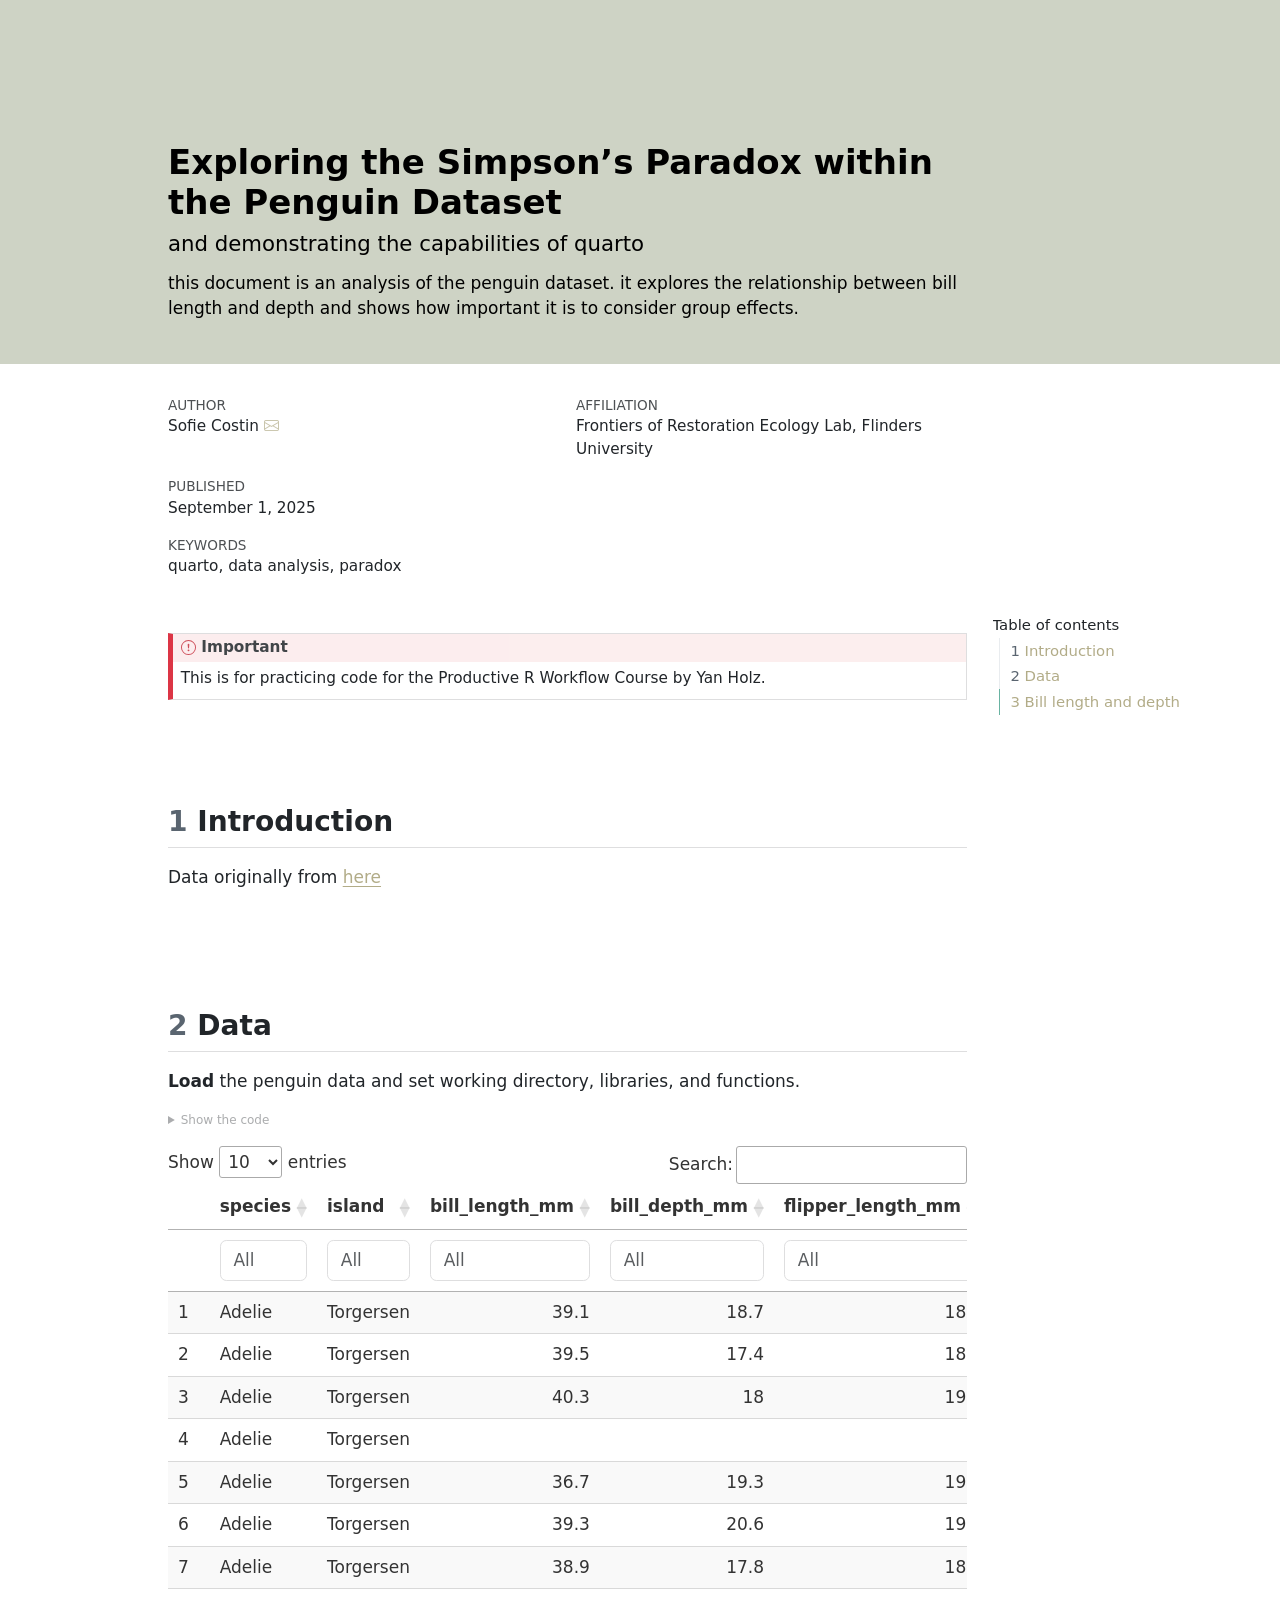
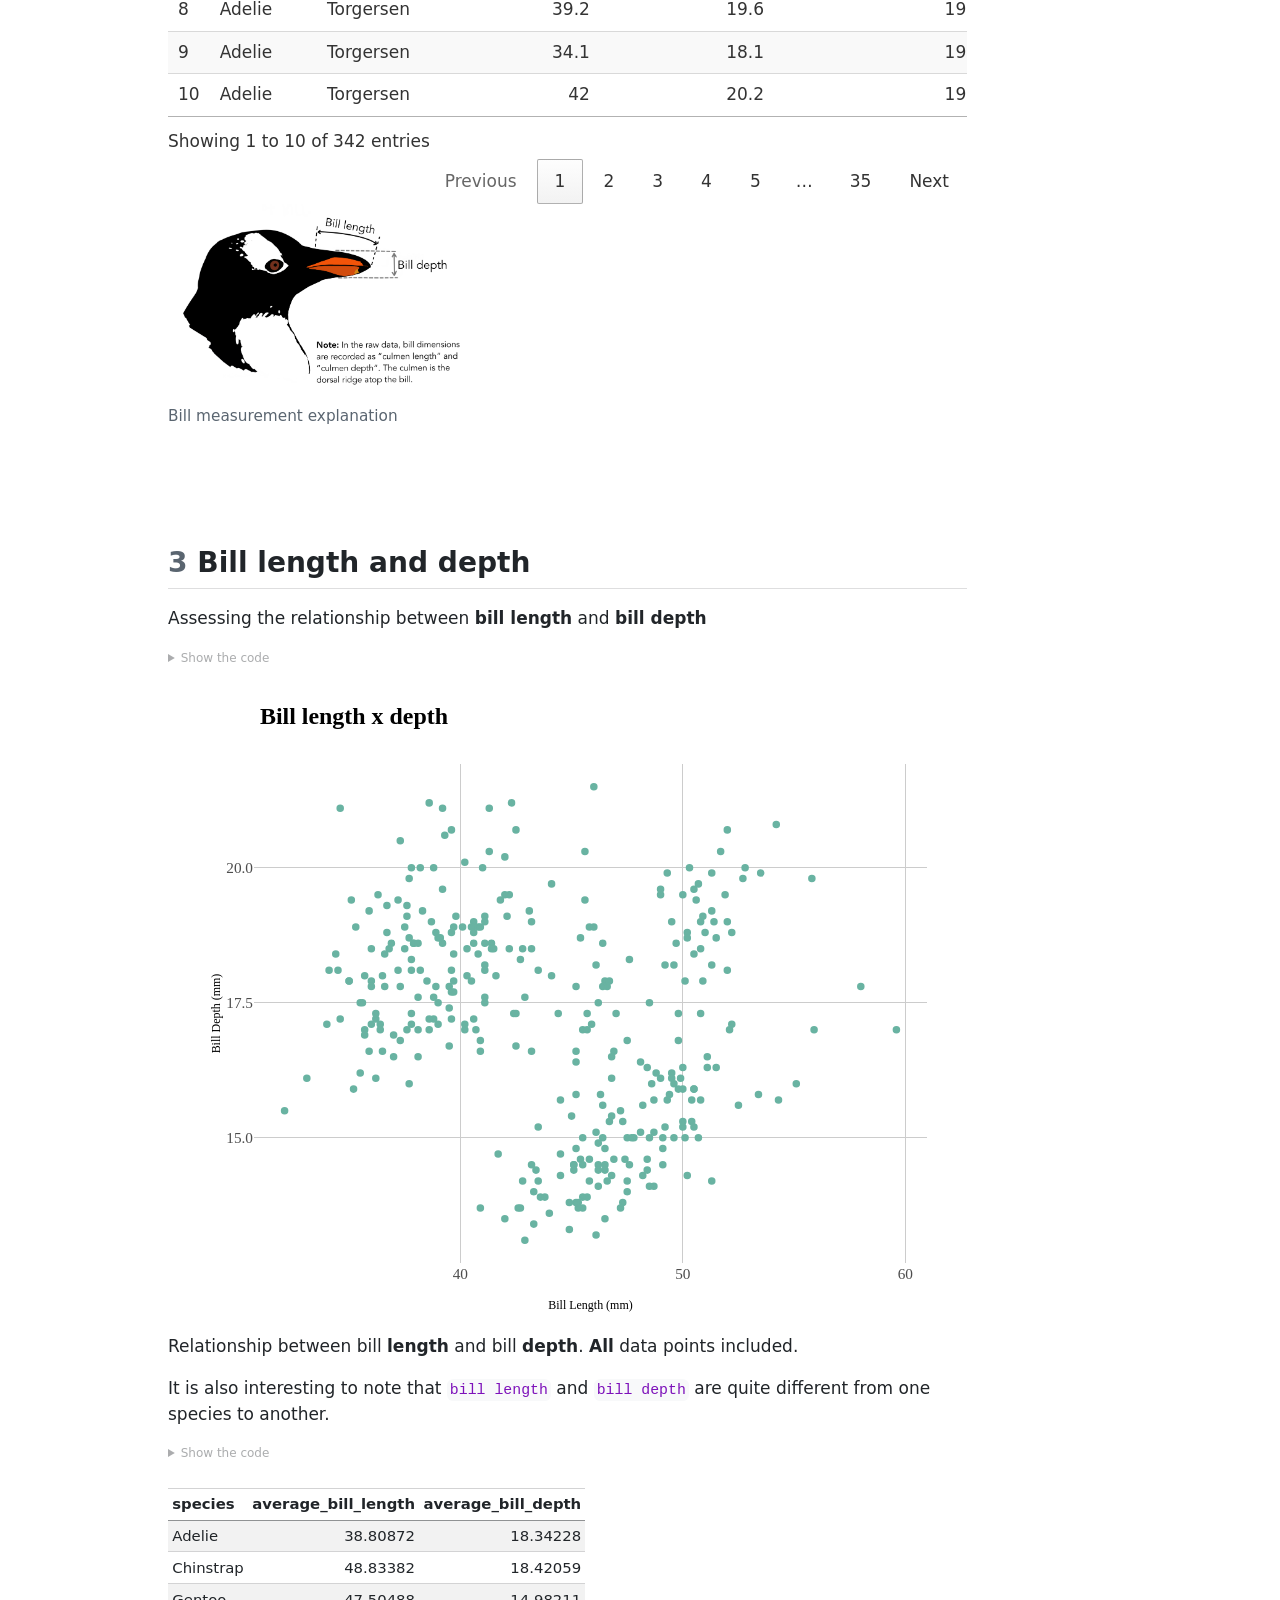
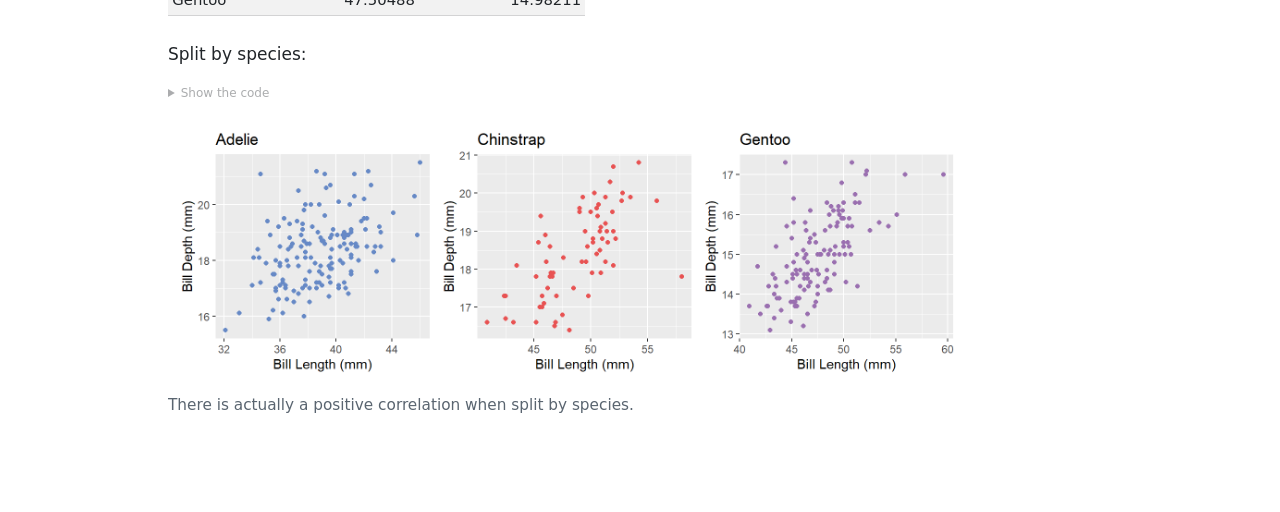
<file: analysis.html>
<!DOCTYPE html>
<html xmlns="http://www.w3.org/1999/xhtml" lang="en" xml:lang="en"><head>

<meta charset="utf-8">
<meta name="generator" content="quarto-1.6.42">

<meta name="viewport" content="width=device-width, initial-scale=1.0, user-scalable=yes">

<meta name="author" content="Sofie Costin">
<meta name="dcterms.date" content="2025-09-01">
<meta name="keywords" content="quarto, data analysis, paradox">
<meta name="description" content="this document is an analysis of the penguin dataset. it explores the relationship between bill length and depth and shows how important it is to consider group effects.">

<title>Exploring the Simpson’s Paradox within the Penguin Dataset</title>
<style>
code{white-space: pre-wrap;}
span.smallcaps{font-variant: small-caps;}
div.columns{display: flex; gap: min(4vw, 1.5em);}
div.column{flex: auto; overflow-x: auto;}
div.hanging-indent{margin-left: 1.5em; text-indent: -1.5em;}
ul.task-list{list-style: none;}
ul.task-list li input[type="checkbox"] {
  width: 0.8em;
  margin: 0 0.8em 0.2em -1em; /* quarto-specific, see https://github.com/quarto-dev/quarto-cli/issues/4556 */ 
  vertical-align: middle;
}
/* CSS for syntax highlighting */
pre > code.sourceCode { white-space: pre; position: relative; }
pre > code.sourceCode > span { line-height: 1.25; }
pre > code.sourceCode > span:empty { height: 1.2em; }
.sourceCode { overflow: visible; }
code.sourceCode > span { color: inherit; text-decoration: inherit; }
div.sourceCode { margin: 1em 0; }
pre.sourceCode { margin: 0; }
@media screen {
div.sourceCode { overflow: auto; }
}
@media print {
pre > code.sourceCode { white-space: pre-wrap; }
pre > code.sourceCode > span { display: inline-block; text-indent: -5em; padding-left: 5em; }
}
pre.numberSource code
  { counter-reset: source-line 0; }
pre.numberSource code > span
  { position: relative; left: -4em; counter-increment: source-line; }
pre.numberSource code > span > a:first-child::before
  { content: counter(source-line);
    position: relative; left: -1em; text-align: right; vertical-align: baseline;
    border: none; display: inline-block;
    -webkit-touch-callout: none; -webkit-user-select: none;
    -khtml-user-select: none; -moz-user-select: none;
    -ms-user-select: none; user-select: none;
    padding: 0 4px; width: 4em;
  }
pre.numberSource { margin-left: 3em;  padding-left: 4px; }
div.sourceCode
  {   }
@media screen {
pre > code.sourceCode > span > a:first-child::before { text-decoration: underline; }
}
</style>


<script src="analysis_files/libs/clipboard/clipboard.min.js"></script>
<script src="analysis_files/libs/quarto-html/quarto.js"></script>
<script src="analysis_files/libs/quarto-html/popper.min.js"></script>
<script src="analysis_files/libs/quarto-html/tippy.umd.min.js"></script>
<script src="analysis_files/libs/quarto-html/anchor.min.js"></script>
<link href="analysis_files/libs/quarto-html/tippy.css" rel="stylesheet">
<link href="analysis_files/libs/quarto-html/quarto-syntax-highlighting-2f5df379a58b258e96c21c0638c20c03.css" rel="stylesheet" id="quarto-text-highlighting-styles">
<script src="analysis_files/libs/bootstrap/bootstrap.min.js"></script>
<link href="analysis_files/libs/bootstrap/bootstrap-icons.css" rel="stylesheet">
<link href="analysis_files/libs/bootstrap/bootstrap-1bc8a17f135ab3d594c857e9f48e611b.min.css" rel="stylesheet" append-hash="true" id="quarto-bootstrap" data-mode="light">
<style>

      .quarto-title-block .quarto-title-banner h1,
      .quarto-title-block .quarto-title-banner h2,
      .quarto-title-block .quarto-title-banner h3,
      .quarto-title-block .quarto-title-banner h4,
      .quarto-title-block .quarto-title-banner h5,
      .quarto-title-block .quarto-title-banner h6
      {
        color: black;
      }

      .quarto-title-block .quarto-title-banner {
        color: black;
background: #ced3c5;
      }
</style>
<link href="analysis_files/libs/htmltools-fill-0.5.8.1/fill.css" rel="stylesheet">

<script src="analysis_files/libs/htmlwidgets-1.6.4/htmlwidgets.js"></script>

<link href="analysis_files/libs/datatables-css-0.0.0/datatables-crosstalk.css" rel="stylesheet">

<script src="analysis_files/libs/datatables-binding-0.33/datatables.js"></script>

<script src="analysis_files/libs/jquery-3.6.0/jquery-3.6.0.min.js"></script>

<link href="analysis_files/libs/dt-core-1.13.6/css/jquery.dataTables.min.css" rel="stylesheet">

<link href="analysis_files/libs/dt-core-1.13.6/css/jquery.dataTables.extra.css" rel="stylesheet">

<script src="analysis_files/libs/dt-core-1.13.6/js/jquery.dataTables.min.js"></script>

<link href="analysis_files/libs/nouislider-7.0.10/jquery.nouislider.min.css" rel="stylesheet">

<script src="analysis_files/libs/nouislider-7.0.10/jquery.nouislider.min.js"></script>

<link href="analysis_files/libs/selectize-0.12.0/selectize.bootstrap3.css" rel="stylesheet">

<script src="analysis_files/libs/selectize-0.12.0/selectize.min.js"></script>

<link href="analysis_files/libs/crosstalk-1.2.1/css/crosstalk.min.css" rel="stylesheet">

<script src="analysis_files/libs/crosstalk-1.2.1/js/crosstalk.min.js"></script>

<script src="analysis_files/libs/plotly-binding-4.11.0/plotly.js"></script>

<script src="analysis_files/libs/typedarray-0.1/typedarray.min.js"></script>

<link href="analysis_files/libs/plotly-htmlwidgets-css-2.11.1/plotly-htmlwidgets.css" rel="stylesheet">

<script src="analysis_files/libs/plotly-main-2.11.1/plotly-latest.min.js"></script>



<link rel="stylesheet" href="styles.css">
</head>

<body>

<header id="title-block-header" class="quarto-title-block default page-columns page-full">
  <div class="quarto-title-banner page-columns page-full">
    <div class="quarto-title column-body">
      <h1 class="title">Exploring the Simpson’s Paradox within the Penguin Dataset</h1>
            <p class="subtitle lead">and demonstrating the capabilities of quarto</p>
                  <div>
        <div class="description">
          this document is an analysis of the penguin dataset. it explores the relationship between bill length and depth and shows how important it is to consider group effects.
        </div>
      </div>
                </div>
  </div>
    
  <div class="quarto-title-meta-author">
    <div class="quarto-title-meta-heading">Author</div>
    <div class="quarto-title-meta-heading">Affiliation</div>
    
      <div class="quarto-title-meta-contents">
      <p class="author">Sofie Costin <a href="mailto:sofie.costin@flinders.edu.au" class="quarto-title-author-email"><i class="bi bi-envelope"></i></a> </p>
    </div>
    <div class="quarto-title-meta-contents">
          <p class="affiliation">
              Frontiers of Restoration Ecology Lab, Flinders University
            </p>
        </div>
    </div>

  <div class="quarto-title-meta">

        
      <div>
      <div class="quarto-title-meta-heading">Published</div>
      <div class="quarto-title-meta-contents">
        <p class="date">September 1, 2025</p>
      </div>
    </div>
    
      
    </div>
    

  <div>
    <div class="keywords">
      <div class="block-title">Keywords</div>
      <p>quarto, data analysis, paradox</p>
    </div>
  </div>
  
  </header><div id="quarto-content" class="page-columns page-rows-contents page-layout-article">
<div id="quarto-margin-sidebar" class="sidebar margin-sidebar">
  <nav id="TOC" role="doc-toc" class="toc-active">
    <h2 id="toc-title">Table of contents</h2>
   
  <ul>
  <li><a href="#introduction" id="toc-introduction" class="nav-link active" data-scroll-target="#introduction"><span class="header-section-number">1</span> Introduction</a></li>
  <li><a href="#data" id="toc-data" class="nav-link" data-scroll-target="#data"><span class="header-section-number">2</span> Data</a></li>
  <li><a href="#bill-length-and-depth" id="toc-bill-length-and-depth" class="nav-link" data-scroll-target="#bill-length-and-depth"><span class="header-section-number">3</span> Bill length and depth</a></li>
  </ul>
</nav>
</div>
<main class="content quarto-banner-title-block" id="quarto-document-content">





<div class="callout callout-style-default callout-important callout-titled">
<div class="callout-header d-flex align-content-center">
<div class="callout-icon-container">
<i class="callout-icon"></i>
</div>
<div class="callout-title-container flex-fill">
Important
</div>
</div>
<div class="callout-body-container callout-body">
<p>This is for practicing code for the Productive R Workflow Course by Yan Holz.</p>
</div>
</div>
<section id="introduction" class="level2" data-number="1">
<h2 data-number="1" class="anchored" data-anchor-id="introduction"><span class="header-section-number">1</span> Introduction</h2>
<p>Data originally from <a href="https://github.com/holtzy/productive-r-workflow-homework-solution/blob/main/read-from-excel/input/data.xlsx">here</a></p>
</section>
<section id="data" class="level2" data-number="2">
<h2 data-number="2" class="anchored" data-anchor-id="data"><span class="header-section-number">2</span> Data</h2>
<p><strong>Load</strong> the penguin data and set working directory, libraries, and functions.</p>
<div class="cell">
<details class="code-fold">
<summary>Show the code</summary>
<div class="sourceCode cell-code" id="cb1"><pre class="sourceCode r code-with-copy"><code class="sourceCode r"><span id="cb1-1"><a href="#cb1-1" aria-hidden="true" tabindex="-1"></a><span class="co"># load the tidyverse</span></span>
<span id="cb1-2"><a href="#cb1-2" aria-hidden="true" tabindex="-1"></a><span class="fu">library</span>(tidyverse)</span>
<span id="cb1-3"><a href="#cb1-3" aria-hidden="true" tabindex="-1"></a><span class="fu">library</span>(hrbrthemes)     <span class="co"># ipsum theme for ggplot2 charts</span></span>
<span id="cb1-4"><a href="#cb1-4" aria-hidden="true" tabindex="-1"></a><span class="fu">library</span>(patchwork)      <span class="co"># combine charts together</span></span>
<span id="cb1-5"><a href="#cb1-5" aria-hidden="true" tabindex="-1"></a><span class="fu">library</span>(DT)             <span class="co"># creates interactive datatables</span></span>
<span id="cb1-6"><a href="#cb1-6" aria-hidden="true" tabindex="-1"></a><span class="fu">library</span>(knitr)          <span class="co"># generate clean tables</span></span>
<span id="cb1-7"><a href="#cb1-7" aria-hidden="true" tabindex="-1"></a><span class="fu">library</span>(plotly)         <span class="co"># interactive plots</span></span>
<span id="cb1-8"><a href="#cb1-8" aria-hidden="true" tabindex="-1"></a></span>
<span id="cb1-9"><a href="#cb1-9" aria-hidden="true" tabindex="-1"></a></span>
<span id="cb1-10"><a href="#cb1-10" aria-hidden="true" tabindex="-1"></a></span>
<span id="cb1-11"><a href="#cb1-11" aria-hidden="true" tabindex="-1"></a><span class="co"># Source functions</span></span>
<span id="cb1-12"><a href="#cb1-12" aria-hidden="true" tabindex="-1"></a><span class="fu">source</span>(<span class="at">file=</span><span class="st">"R/functions.R"</span>)</span>
<span id="cb1-13"><a href="#cb1-13" aria-hidden="true" tabindex="-1"></a></span>
<span id="cb1-14"><a href="#cb1-14" aria-hidden="true" tabindex="-1"></a><span class="co"># Read the clean dataset</span></span>
<span id="cb1-15"><a href="#cb1-15" aria-hidden="true" tabindex="-1"></a>data <span class="ot">&lt;-</span> <span class="fu">readRDS</span>(<span class="at">file =</span> <span class="st">"input/clean_data.rds"</span>)</span>
<span id="cb1-16"><a href="#cb1-16" aria-hidden="true" tabindex="-1"></a></span>
<span id="cb1-17"><a href="#cb1-17" aria-hidden="true" tabindex="-1"></a></span>
<span id="cb1-18"><a href="#cb1-18" aria-hidden="true" tabindex="-1"></a><span class="co"># Convert relevant columns to numeric</span></span>
<span id="cb1-19"><a href="#cb1-19" aria-hidden="true" tabindex="-1"></a>data <span class="ot">&lt;-</span> data <span class="sc">%&gt;%</span></span>
<span id="cb1-20"><a href="#cb1-20" aria-hidden="true" tabindex="-1"></a>  <span class="fu">mutate</span>(</span>
<span id="cb1-21"><a href="#cb1-21" aria-hidden="true" tabindex="-1"></a>    <span class="at">bill_length_mm     =</span> <span class="fu">as.numeric</span>(bill_length_mm),</span>
<span id="cb1-22"><a href="#cb1-22" aria-hidden="true" tabindex="-1"></a>    <span class="at">bill_depth_mm      =</span> <span class="fu">as.numeric</span>(bill_depth_mm),</span>
<span id="cb1-23"><a href="#cb1-23" aria-hidden="true" tabindex="-1"></a>    <span class="at">flipper_length_mm  =</span> <span class="fu">as.numeric</span>(flipper_length_mm),</span>
<span id="cb1-24"><a href="#cb1-24" aria-hidden="true" tabindex="-1"></a>    <span class="at">body_mass_g        =</span> <span class="fu">as.numeric</span>(body_mass_g)</span>
<span id="cb1-25"><a href="#cb1-25" aria-hidden="true" tabindex="-1"></a>  )</span>
<span id="cb1-26"><a href="#cb1-26" aria-hidden="true" tabindex="-1"></a></span>
<span id="cb1-27"><a href="#cb1-27" aria-hidden="true" tabindex="-1"></a><span class="co"># Summary</span></span>
<span id="cb1-28"><a href="#cb1-28" aria-hidden="true" tabindex="-1"></a><span class="fu">datatable</span>(data, <span class="at">filter =</span> <span class="st">"top"</span>)</span></code><button title="Copy to Clipboard" class="code-copy-button"><i class="bi"></i></button></pre></div>
</details>
<div class="cell-output-display">
<div class="datatables html-widget html-fill-item" id="htmlwidget-efe7d8109f2adb12d5cf" style="width:100%;height:auto;"></div>
<script type="application/json" data-for="htmlwidget-efe7d8109f2adb12d5cf">{"x":{"filter":"top","vertical":false,"filterHTML":"<tr>\n  <td><\/td>\n  <td data-type=\"character\" style=\"vertical-align: top;\">\n    <div class=\"form-group has-feedback\" style=\"margin-bottom: auto;\">\n      <input type=\"search\" placeholder=\"All\" class=\"form-control\" style=\"width: 100%;\"/>\n      <span class=\"glyphicon glyphicon-remove-circle form-control-feedback\"><\/span>\n    <\/div>\n  <\/td>\n  <td data-type=\"character\" style=\"vertical-align: top;\">\n    <div class=\"form-group has-feedback\" style=\"margin-bottom: auto;\">\n      <input type=\"search\" placeholder=\"All\" class=\"form-control\" style=\"width: 100%;\"/>\n      <span class=\"glyphicon glyphicon-remove-circle form-control-feedback\"><\/span>\n    <\/div>\n  <\/td>\n  <td data-type=\"number\" style=\"vertical-align: top;\">\n    <div class=\"form-group has-feedback\" style=\"margin-bottom: auto;\">\n      <input type=\"search\" placeholder=\"All\" class=\"form-control\" style=\"width: 100%;\"/>\n      <span class=\"glyphicon glyphicon-remove-circle form-control-feedback\"><\/span>\n    <\/div>\n    <div style=\"display: none;position: absolute;width: 200px;opacity: 1\">\n      <div data-min=\"32.1\" data-max=\"59.6\" data-scale=\"1\"><\/div>\n      <span style=\"float: left;\"><\/span>\n      <span style=\"float: right;\"><\/span>\n    <\/div>\n  <\/td>\n  <td data-type=\"number\" style=\"vertical-align: top;\">\n    <div class=\"form-group has-feedback\" style=\"margin-bottom: auto;\">\n      <input type=\"search\" placeholder=\"All\" class=\"form-control\" style=\"width: 100%;\"/>\n      <span class=\"glyphicon glyphicon-remove-circle form-control-feedback\"><\/span>\n    <\/div>\n    <div style=\"display: none;position: absolute;width: 200px;opacity: 1\">\n      <div data-min=\"13.1\" data-max=\"21.5\" data-scale=\"1\"><\/div>\n      <span style=\"float: left;\"><\/span>\n      <span style=\"float: right;\"><\/span>\n    <\/div>\n  <\/td>\n  <td data-type=\"number\" style=\"vertical-align: top;\">\n    <div class=\"form-group has-feedback\" style=\"margin-bottom: auto;\">\n      <input type=\"search\" placeholder=\"All\" class=\"form-control\" style=\"width: 100%;\"/>\n      <span class=\"glyphicon glyphicon-remove-circle form-control-feedback\"><\/span>\n    <\/div>\n    <div style=\"display: none;position: absolute;width: 200px;opacity: 1\">\n      <div data-min=\"172\" data-max=\"231\"><\/div>\n      <span style=\"float: left;\"><\/span>\n      <span style=\"float: right;\"><\/span>\n    <\/div>\n  <\/td>\n  <td data-type=\"number\" style=\"vertical-align: top;\">\n    <div class=\"form-group has-feedback\" style=\"margin-bottom: auto;\">\n      <input type=\"search\" placeholder=\"All\" class=\"form-control\" style=\"width: 100%;\"/>\n      <span class=\"glyphicon glyphicon-remove-circle form-control-feedback\"><\/span>\n    <\/div>\n    <div style=\"display: none;position: absolute;width: 200px;opacity: 1\">\n      <div data-min=\"2700\" data-max=\"6300\"><\/div>\n      <span style=\"float: left;\"><\/span>\n      <span style=\"float: right;\"><\/span>\n    <\/div>\n  <\/td>\n  <td data-type=\"character\" style=\"vertical-align: top;\">\n    <div class=\"form-group has-feedback\" style=\"margin-bottom: auto;\">\n      <input type=\"search\" placeholder=\"All\" class=\"form-control\" style=\"width: 100%;\"/>\n      <span class=\"glyphicon glyphicon-remove-circle form-control-feedback\"><\/span>\n    <\/div>\n  <\/td>\n  <td data-type=\"number\" style=\"vertical-align: top;\">\n    <div class=\"form-group has-feedback\" style=\"margin-bottom: auto;\">\n      <input type=\"search\" placeholder=\"All\" class=\"form-control\" style=\"width: 100%;\"/>\n      <span class=\"glyphicon glyphicon-remove-circle form-control-feedback\"><\/span>\n    <\/div>\n    <div style=\"display: none;position: absolute;width: 200px;opacity: 1\">\n      <div data-min=\"2007\" data-max=\"2009\"><\/div>\n      <span style=\"float: left;\"><\/span>\n      <span style=\"float: right;\"><\/span>\n    <\/div>\n  <\/td>\n<\/tr>","data":[["1","2","3","4","5","6","7","8","9","10","11","12","13","14","15","16","17","18","19","20","21","22","23","24","25","26","27","28","29","30","31","32","33","34","35","36","37","38","39","40","41","42","43","44","45","46","47","48","49","50","51","52","53","54","55","56","57","58","59","60","61","62","63","64","65","66","67","68","69","70","71","72","73","74","75","76","77","78","79","80","81","82","83","84","85","86","87","88","89","90","91","92","93","94","95","96","97","98","99","100","101","102","103","104","105","106","107","108","109","110","111","112","113","114","115","116","117","118","119","120","121","122","123","124","125","126","127","128","129","130","131","132","133","134","135","136","137","138","139","140","141","142","143","144","145","146","147","148","149","150","151","152","153","154","155","156","157","158","159","160","161","162","163","164","165","166","167","168","169","170","171","172","173","174","175","176","177","178","179","180","181","182","183","184","185","186","187","188","189","190","191","192","193","194","195","196","197","198","199","200","201","202","203","204","205","206","207","208","209","210","211","212","213","214","215","216","217","218","219","220","221","222","223","224","225","226","227","228","229","230","231","232","233","234","235","236","237","238","239","240","241","242","243","244","245","246","247","248","249","250","251","252","253","254","255","256","257","258","259","260","261","262","263","264","265","266","267","268","269","270","271","272","273","274","275","276","277","278","279","280","281","282","283","284","285","286","287","288","289","290","291","292","293","294","295","296","297","298","299","300","301","302","303","304","305","306","307","308","309","310","311","312","313","314","315","316","317","318","319","320","321","322","323","324","325","326","327","328","329","330","331","332","333","334","335","336","337","338","339","340","341","342"],["Adelie","Adelie","Adelie","Adelie","Adelie","Adelie","Adelie","Adelie","Adelie","Adelie","Adelie","Adelie","Adelie","Adelie","Adelie","Adelie","Adelie","Adelie","Adelie","Adelie","Adelie","Adelie","Adelie","Adelie","Adelie","Adelie","Adelie","Adelie","Adelie","Adelie","Adelie","Adelie","Adelie","Adelie","Adelie","Adelie","Adelie","Adelie","Adelie","Adelie","Adelie","Adelie","Adelie","Adelie","Adelie","Adelie","Adelie","Adelie","Adelie","Adelie","Adelie","Adelie","Adelie","Adelie","Adelie","Adelie","Adelie","Adelie","Adelie","Adelie","Adelie","Adelie","Adelie","Adelie","Adelie","Adelie","Adelie","Adelie","Adelie","Adelie","Adelie","Adelie","Adelie","Adelie","Adelie","Adelie","Adelie","Adelie","Adelie","Adelie","Adelie","Adelie","Adelie","Adelie","Adelie","Adelie","Adelie","Adelie","Adelie","Adelie","Adelie","Adelie","Adelie","Adelie","Gentoo","Gentoo","Gentoo","Gentoo","Gentoo","Gentoo","Gentoo","Gentoo","Gentoo","Gentoo","Gentoo","Gentoo","Gentoo","Gentoo","Gentoo","Gentoo","Gentoo","Gentoo","Gentoo","Gentoo","Gentoo","Gentoo","Gentoo","Gentoo","Gentoo","Gentoo","Gentoo","Gentoo","Gentoo","Gentoo","Gentoo","Gentoo","Gentoo","Gentoo","Gentoo","Gentoo","Gentoo","Gentoo","Gentoo","Gentoo","Gentoo","Gentoo","Gentoo","Gentoo","Gentoo","Gentoo","Gentoo","Gentoo","Gentoo","Gentoo","Gentoo","Gentoo","Gentoo","Gentoo","Gentoo","Gentoo","Gentoo","Gentoo","Gentoo","Gentoo","Gentoo","Gentoo","Gentoo","Gentoo","Gentoo","Gentoo","Gentoo","Gentoo","Gentoo","Gentoo","Gentoo","Gentoo","Gentoo","Gentoo","Gentoo","Gentoo","Gentoo","Gentoo","Gentoo","Gentoo","Gentoo","Gentoo","Gentoo","Gentoo","Gentoo","Gentoo","Gentoo","Gentoo","Gentoo","Gentoo","Gentoo","Gentoo","Gentoo","Gentoo","Gentoo","Gentoo","Gentoo","Gentoo","Gentoo","Gentoo","Gentoo","Gentoo","Gentoo","Gentoo","Gentoo","Gentoo","Gentoo","Gentoo","Gentoo","Gentoo","Gentoo","Gentoo","Gentoo","Gentoo","Gentoo","Gentoo","Gentoo","Gentoo","Gentoo","Gentoo","Gentoo","Gentoo","Gentoo","Gentoo","Adelie","Adelie","Adelie","Adelie","Adelie","Adelie","Adelie","Adelie","Adelie","Adelie","Adelie","Adelie","Adelie","Adelie","Adelie","Adelie","Adelie","Adelie","Adelie","Adelie","Adelie","Adelie","Adelie","Adelie","Adelie","Adelie","Adelie","Adelie","Adelie","Adelie","Adelie","Adelie","Adelie","Adelie","Adelie","Adelie","Adelie","Adelie","Adelie","Adelie","Adelie","Adelie","Adelie","Adelie","Adelie","Adelie","Adelie","Adelie","Adelie","Adelie","Adelie","Adelie","Adelie","Adelie","Adelie","Adelie","Chinstrap","Chinstrap","Chinstrap","Chinstrap","Chinstrap","Chinstrap","Chinstrap","Chinstrap","Chinstrap","Chinstrap","Chinstrap","Chinstrap","Chinstrap","Chinstrap","Chinstrap","Chinstrap","Chinstrap","Chinstrap","Chinstrap","Chinstrap","Chinstrap","Chinstrap","Chinstrap","Chinstrap","Chinstrap","Chinstrap","Chinstrap","Chinstrap","Chinstrap","Chinstrap","Chinstrap","Chinstrap","Chinstrap","Chinstrap","Chinstrap","Chinstrap","Chinstrap","Chinstrap","Chinstrap","Chinstrap","Chinstrap","Chinstrap","Chinstrap","Chinstrap","Chinstrap","Chinstrap","Chinstrap","Chinstrap","Chinstrap","Chinstrap","Chinstrap","Chinstrap","Chinstrap","Chinstrap","Chinstrap","Chinstrap","Chinstrap","Chinstrap","Chinstrap","Chinstrap","Chinstrap","Chinstrap","Chinstrap","Chinstrap","Chinstrap","Chinstrap","Chinstrap","Chinstrap"],["Torgersen","Torgersen","Torgersen","Torgersen","Torgersen","Torgersen","Torgersen","Torgersen","Torgersen","Torgersen","Torgersen","Torgersen","Torgersen","Torgersen","Torgersen","Torgersen","Torgersen","Torgersen","Torgersen","Torgersen","Torgersen","Torgersen","Torgersen","Torgersen","Torgersen","Torgersen","Torgersen","Torgersen","Torgersen","Torgersen","Torgersen","Torgersen","Torgersen","Torgersen","Torgersen","Torgersen","Torgersen","Torgersen","Torgersen","Torgersen","Torgersen","Torgersen","Torgersen","Torgersen","Torgersen","Torgersen","Torgersen","Torgersen","Torgersen","Torgersen","Biscoe","Biscoe","Biscoe","Biscoe","Biscoe","Biscoe","Biscoe","Biscoe","Biscoe","Biscoe","Biscoe","Biscoe","Biscoe","Biscoe","Biscoe","Biscoe","Biscoe","Biscoe","Biscoe","Biscoe","Biscoe","Biscoe","Biscoe","Biscoe","Biscoe","Biscoe","Biscoe","Biscoe","Biscoe","Biscoe","Biscoe","Biscoe","Biscoe","Biscoe","Biscoe","Biscoe","Biscoe","Biscoe","Biscoe","Biscoe","Biscoe","Biscoe","Biscoe","Biscoe","Biscoe","Biscoe","Biscoe","Biscoe","Biscoe","Biscoe","Biscoe","Biscoe","Biscoe","Biscoe","Biscoe","Biscoe","Biscoe","Biscoe","Biscoe","Biscoe","Biscoe","Biscoe","Biscoe","Biscoe","Biscoe","Biscoe","Biscoe","Biscoe","Biscoe","Biscoe","Biscoe","Biscoe","Biscoe","Biscoe","Biscoe","Biscoe","Biscoe","Biscoe","Biscoe","Biscoe","Biscoe","Biscoe","Biscoe","Biscoe","Biscoe","Biscoe","Biscoe","Biscoe","Biscoe","Biscoe","Biscoe","Biscoe","Biscoe","Biscoe","Biscoe","Biscoe","Biscoe","Biscoe","Biscoe","Biscoe","Biscoe","Biscoe","Biscoe","Biscoe","Biscoe","Biscoe","Biscoe","Biscoe","Biscoe","Biscoe","Biscoe","Biscoe","Biscoe","Biscoe","Biscoe","Biscoe","Biscoe","Biscoe","Biscoe","Biscoe","Biscoe","Biscoe","Biscoe","Biscoe","Biscoe","Biscoe","Biscoe","Biscoe","Biscoe","Biscoe","Biscoe","Biscoe","Biscoe","Biscoe","Biscoe","Biscoe","Biscoe","Biscoe","Biscoe","Biscoe","Biscoe","Biscoe","Biscoe","Biscoe","Biscoe","Biscoe","Biscoe","Biscoe","Biscoe","Biscoe","Biscoe","Biscoe","Biscoe","Biscoe","Biscoe","Biscoe","Biscoe","Biscoe","Biscoe","Biscoe","Biscoe","Biscoe","Biscoe","Biscoe","Biscoe","Biscoe","Biscoe","Biscoe","Dream","Dream","Dream","Dream","Dream","Dream","Dream","Dream","Dream","Dream","Dream","Dream","Dream","Dream","Dream","Dream","Dream","Dream","Dream","Dream","Dream","Dream","Dream","Dream","Dream","Dream","Dream","Dream","Dream","Dream","Dream","Dream","Dream","Dream","Dream","Dream","Dream","Dream","Dream","Dream","Dream","Dream","Dream","Dream","Dream","Dream","Dream","Dream","Dream","Dream","Dream","Dream","Dream","Dream","Dream","Dream","Dream","Dream","Dream","Dream","Dream","Dream","Dream","Dream","Dream","Dream","Dream","Dream","Dream","Dream","Dream","Dream","Dream","Dream","Dream","Dream","Dream","Dream","Dream","Dream","Dream","Dream","Dream","Dream","Dream","Dream","Dream","Dream","Dream","Dream","Dream","Dream","Dream","Dream","Dream","Dream","Dream","Dream","Dream","Dream","Dream","Dream","Dream","Dream","Dream","Dream","Dream","Dream","Dream","Dream","Dream","Dream","Dream","Dream","Dream","Dream","Dream","Dream","Dream","Dream","Dream","Dream","Dream","Dream"],[39.1,39.5,40.3,null,36.7,39.3,38.9,39.2,34.1,42,37.8,37.8,41.1,38.6,34.6,36.6,38.7,42.5,34.4,46,35.9,41.8,39.7,39.6,45.8,35.5,42.8,40.9,37.2,36.2,42.1,34.6,42.9,36.7,35.1,38.6,37.3,35.7,41.1,36.2,37.7,40.2,41.4,35.2,40.6,38.8,39,44.1,38.5,43.1,37.8,37.7,35.9,38.2,38.8,35.3,40.6,40.5,37.9,40.5,39.6,40.1,35,42,34.5,41.4,39,40.6,36.5,37.6,35.7,41.3,37.6,41.1,36.4,41.6,35.5,41.1,35,41,37.7,37.8,37.9,39.7,38.6,38.2,38.1,43.2,38.1,45.6,39.7,42.2,39.6,42.7,46.1,50,48.7,50,47.6,46.5,45.4,46.7,43.3,46.8,40.9,49,45.5,48.4,45.8,49.3,42,49.2,46.2,48.7,50.2,45.1,46.5,46.3,42.9,46.1,44.5,47.8,48.2,50,47.3,42.8,45.1,59.6,49.1,48.4,42.6,44.4,44,48.7,42.7,49.6,45.3,49.6,50.5,43.6,45.5,50.5,44.9,45.2,46.6,48.5,45.1,50.1,46.5,45,43.8,45.5,43.2,50.4,45.3,46.2,45.7,54.3,45.8,49.8,46.2,49.5,43.5,50.7,47.7,46.4,48.2,46.5,46.4,48.6,47.5,51.1,45.2,45.2,49.1,52.5,47.4,50,44.9,50.8,43.4,51.3,47.5,52.1,47.5,52.2,45.5,49.5,44.5,50.8,49.4,46.9,48.4,51.1,48.5,55.9,47.2,49.1,47.3,46.8,41.7,53.4,43.3,48.1,50.5,49.8,43.5,51.5,46.2,55.1,44.5,48.8,47.2,null,46.8,50.4,45.2,49.9,39.5,37.2,39.5,40.9,36.4,39.2,38.8,42.2,37.6,39.8,36.5,40.8,36,44.1,37,39.6,41.1,37.5,36,42.3,37.3,41.3,36.3,36.9,38.3,38.9,35.7,41.1,34,39.6,36.2,40.8,38.1,40.3,33.1,43.2,36.8,37.5,38.1,41.1,35.6,40.2,37,39.7,40.2,40.6,32.1,40.7,37.3,39,39.2,36.6,36,37.8,36,41.5,46.5,50,51.3,45.4,52.7,45.2,46.1,51.3,46,51.3,46.6,51.7,47,52,45.9,50.5,50.3,58,46.4,49.2,42.4,48.5,43.2,50.6,46.7,52,50.5,49.5,46.4,52.8,40.9,54.2,42.5,51,49.7,47.5,47.6,52,46.9,53.5,49,46.2,50.9,45.5,50.9,50.8,50.1,49,51.5,49.8,48.1,51.4,45.7,50.7,42.5,52.2,45.2,49.3,50.2,45.6,51.9,46.8,45.7,55.8,43.5,49.6,50.8,50.2],[18.7,17.4,18,null,19.3,20.6,17.8,19.6,18.1,20.2,17.1,17.3,17.6,21.2,21.1,17.8,19,20.7,18.4,21.5,16.6,19.4,18.4,17.2,18.9,17.5,18.5,16.8,19.4,16.1,19.1,17.2,17.6,18.8,19.4,17,20.5,17,18.6,17.2,19.8,17,18.5,15.9,19,17.6,17.1,18,17.9,19.2,18.3,18.7,19.2,18.1,17.2,18.9,18.6,17.9,18.6,18.9,17.7,18.9,17.9,19.5,18.1,18.6,17.5,18.8,16.6,19.1,16.9,21.1,17,18.2,17.1,18,16.2,19.1,17.9,20,16,20,18.6,18.9,17.2,20,17,19,16.5,20.3,17.7,19.5,20.7,18.3,13.2,16.3,14.1,15.2,14.5,13.5,14.6,15.3,13.4,15.4,13.7,16.1,13.7,14.6,14.6,15.7,13.5,15.2,14.5,15.1,14.3,14.5,14.5,15.8,13.1,15.1,14.3,15,14.3,15.3,15.3,14.2,14.5,17,14.8,16.3,13.7,17.3,13.6,15.7,13.7,16,13.7,15,15.9,13.9,13.9,15.9,13.3,15.8,14.2,14.1,14.4,15,14.4,15.4,13.9,15,14.5,15.3,13.8,14.9,13.9,15.7,14.2,16.8,14.4,16.2,14.2,15,15,15.6,15.6,14.8,15,16,14.2,16.3,13.8,16.4,14.5,15.6,14.6,15.9,13.8,17.3,14.4,14.2,14,17,15,17.1,14.5,16.1,14.7,15.7,15.8,14.6,14.4,16.5,15,17,15.5,15,13.8,16.1,14.7,15.8,14,15.1,15.2,15.9,15.2,16.3,14.1,16,15.7,16.2,13.7,null,14.3,15.7,14.8,16.1,16.7,18.1,17.8,18.9,17,21.1,20,18.5,19.3,19.1,18,18.4,18.5,19.7,16.9,18.8,19,18.9,17.9,21.2,17.8,20.3,19.5,18.6,19.2,18.8,18,18.1,17.1,18.1,17.3,18.9,18.6,18.5,16.1,18.5,18.5,18.5,17.6,17.5,17.5,20.1,16.5,17.9,17.1,17.2,15.5,17,16.8,18.7,18.6,18.4,17.8,18.1,17.1,18.5,17.9,19.5,19.2,18.7,19.8,17.8,18.2,18.2,18.9,19.9,17.8,20.3,17.3,18.1,17.1,19.6,20,17.8,18.6,18.2,17.3,17.5,16.6,19.4,17.9,19,18.4,19,17.8,20,16.6,20.8,16.7,18.8,18.6,16.8,18.3,20.7,16.6,19.9,19.5,17.5,19.1,17,17.9,18.5,17.9,19.6,18.7,17.3,16.4,19,17.3,19.7,17.3,18.8,16.6,19.9,18.8,19.4,19.5,16.5,17,19.8,18.1,18.2,19,18.7],[181,186,195,null,193,190,181,195,193,190,186,180,182,191,198,185,195,197,184,194,190,198,190,196,197,190,195,191,184,187,195,189,196,187,193,188,199,189,189,187,198,176,202,186,199,191,191,210,190,197,174,180,189,185,180,187,183,187,172,180,186,188,190,200,187,191,186,193,181,194,185,195,185,192,184,192,195,188,192,203,183,190,193,184,199,190,181,197,198,191,193,197,191,196,211,230,210,218,215,210,211,219,209,215,214,216,214,213,210,217,210,221,209,222,218,215,213,215,215,215,216,215,210,220,222,209,207,230,220,220,213,219,208,208,208,225,210,216,222,217,210,225,213,215,210,220,210,225,217,220,208,220,208,224,208,221,214,231,219,230,214,229,220,223,216,221,221,217,216,230,209,220,215,223,212,221,212,224,212,228,218,218,212,230,218,228,212,224,214,226,216,222,203,225,219,228,215,228,216,215,210,219,208,209,216,229,213,230,217,230,217,222,214,null,215,222,212,213,178,178,188,184,195,196,190,180,181,184,182,195,186,196,185,190,182,179,190,191,191,194,190,189,189,190,202,205,185,186,187,208,190,196,178,192,193,199,187,190,191,200,185,193,193,187,188,190,192,185,190,184,195,193,187,201,192,196,193,188,197,198,178,197,195,198,193,194,185,201,190,201,197,181,190,195,181,191,187,193,195,197,200,200,191,205,187,201,187,203,195,199,195,210,192,205,210,187,196,196,196,201,190,212,187,198,199,201,193,203,187,197,191,203,202,194,206,189,195,207,202,193,210,198],[3750,3800,3250,null,3450,3650,3625,4675,3475,4250,3300,3700,3200,3800,4400,3700,3450,4500,3325,4200,3050,4450,3900,3550,4150,3700,4250,3700,3900,3550,4000,3200,4700,3800,4200,2900,3775,3350,3325,3150,3500,3450,3875,3050,4000,3275,3050,4000,3325,3500,3400,3600,3800,3950,3800,3800,3550,3200,3150,3950,3500,4300,3450,4050,2900,3700,3550,3800,2850,3750,3150,4400,3600,4050,2850,3950,3350,4100,3725,4725,3075,4250,2925,3550,3750,3900,3175,4775,3825,4600,3200,4275,3900,4075,4500,5700,4450,5700,5400,4550,4800,5200,4400,5150,4650,5550,4650,5850,4200,5850,4150,6300,4800,5350,5700,5000,4400,5050,5000,5100,4100,5650,4600,5550,5250,4700,5050,6050,5150,5400,4950,5250,4350,5350,3950,5700,4300,4750,5550,4900,4200,5400,5100,5300,4850,5300,4400,5000,4900,5050,4300,5000,4450,5550,4200,5300,4400,5650,4700,5700,4650,5800,4700,5550,4750,5000,5100,5200,4700,5800,4600,6000,4750,5950,4625,5450,4725,5350,4750,5600,4600,5300,4875,5550,4950,5400,4750,5650,4850,5200,4925,4875,4625,5250,4850,5600,4975,5500,4725,5500,4700,5500,4575,5500,5000,5950,4650,5500,4375,5850,4875,6000,4925,null,4850,5750,5200,5400,3250,3900,3300,3900,3325,4150,3950,3550,3300,4650,3150,3900,3100,4400,3000,4600,3425,2975,3450,4150,3350,3550,3800,3500,3950,3600,3550,4300,3400,4450,3300,4300,3700,4350,2900,4100,3500,4475,3425,3900,3175,3975,3400,4250,3400,3475,3050,3725,3000,3650,4250,3475,3450,3750,3700,4000,3500,3900,3650,3525,3725,3950,3250,3750,4150,3700,3800,3775,3700,4050,3575,4050,3300,3700,3450,4400,3600,3400,2900,3800,3300,4150,3400,3800,3700,4550,3200,4300,3350,4100,3600,3900,3850,4800,2700,4500,3950,3650,3550,3500,3675,4450,3400,4300,3250,3675,3325,3950,3600,4050,3350,3450,3250,4050,3800,3525,3950,3650,3650,4000,3400,3775,4100,3775],["male","female","female","NA","female","male","female","male","NA","NA","NA","NA","female","male","male","female","female","male","female","male","female","male","male","female","male","female","male","female","male","female","male","female","male","female","male","female","male","female","male","female","male","female","male","female","male","female","female","male","female","male","female","male","female","male","male","female","male","female","female","male","female","male","female","male","female","male","female","male","female","male","female","male","female","male","female","male","female","male","female","male","female","male","female","male","female","male","female","male","female","male","female","male","female","male","female","male","female","male","male","female","female","male","female","male","female","male","female","male","female","male","female","male","female","male","male","female","female","male","female","male","NA","male","female","male","male","female","female","male","female","male","female","male","female","male","female","male","female","male","male","female","female","male","female","male","female","male","female","male","female","male","female","male","female","male","female","male","female","male","female","male","NA","male","female","male","female","male","male","female","female","male","female","male","female","male","female","male","female","male","female","male","female","male","female","male","female","male","female","male","female","male","male","female","female","male","female","male","female","male","NA","male","female","male","female","male","female","male","female","male","female","male","NA","male","female","NA","female","male","female","male","female","male","female","male","female","male","male","female","female","male","female","male","female","male","female","male","male","NA","female","male","female","male","male","female","male","female","female","male","female","male","female","male","female","male","female","male","female","male","female","male","female","male","female","male","female","male","female","male","female","male","male","female","female","male","female","male","female","male","male","female","male","female","female","male","female","male","female","male","female","male","female","male","male","female","female","male","female","male","female","male","female","male","female","male","female","male","female","male","female","male","male","female","female","male","female","male","male","female","male","female","female","male","female","male","male","female","female","male","female","male","female","male","female","male","male","female","male","female","female","male","female","male","male","female"],[2007,2007,2007,2007,2007,2007,2007,2007,2007,2007,2007,2007,2007,2007,2007,2007,2007,2007,2007,2007,2008,2008,2008,2008,2008,2008,2008,2008,2008,2008,2008,2008,2008,2008,2008,2009,2009,2009,2009,2009,2009,2009,2009,2009,2009,2009,2009,2009,2009,2009,2007,2007,2007,2007,2007,2007,2007,2007,2007,2007,2008,2008,2008,2008,2008,2008,2008,2008,2008,2008,2008,2008,2008,2008,2008,2008,2008,2008,2009,2009,2009,2009,2009,2009,2009,2009,2009,2009,2009,2009,2009,2009,2009,2009,2007,2007,2007,2007,2007,2007,2007,2007,2007,2007,2007,2007,2007,2007,2007,2007,2007,2007,2007,2007,2007,2007,2007,2007,2007,2007,2007,2007,2007,2007,2007,2007,2007,2007,2008,2008,2008,2008,2008,2008,2008,2008,2008,2008,2008,2008,2008,2008,2008,2008,2008,2008,2008,2008,2008,2008,2008,2008,2008,2008,2008,2008,2008,2008,2008,2008,2008,2008,2008,2008,2008,2008,2008,2008,2008,2008,2008,2008,2008,2008,2009,2009,2009,2009,2009,2009,2009,2009,2009,2009,2009,2009,2009,2009,2009,2009,2009,2009,2009,2009,2009,2009,2009,2009,2009,2009,2009,2009,2009,2009,2009,2009,2009,2009,2009,2009,2009,2009,2009,2009,2009,2009,2009,2009,2007,2007,2007,2007,2007,2007,2007,2007,2007,2007,2007,2007,2007,2007,2007,2007,2007,2007,2007,2007,2008,2008,2008,2008,2008,2008,2008,2008,2008,2008,2008,2008,2008,2008,2008,2008,2009,2009,2009,2009,2009,2009,2009,2009,2009,2009,2009,2009,2009,2009,2009,2009,2009,2009,2009,2009,2007,2007,2007,2007,2007,2007,2007,2007,2007,2007,2007,2007,2007,2007,2007,2007,2007,2007,2007,2007,2007,2007,2007,2007,2007,2007,2008,2008,2008,2008,2008,2008,2008,2008,2008,2008,2008,2008,2008,2008,2008,2008,2008,2008,2009,2009,2009,2009,2009,2009,2009,2009,2009,2009,2009,2009,2009,2009,2009,2009,2009,2009,2009,2009,2009,2009,2009,2009]],"container":"<table class=\"display\">\n  <thead>\n    <tr>\n      <th> <\/th>\n      <th>species<\/th>\n      <th>island<\/th>\n      <th>bill_length_mm<\/th>\n      <th>bill_depth_mm<\/th>\n      <th>flipper_length_mm<\/th>\n      <th>body_mass_g<\/th>\n      <th>sex<\/th>\n      <th>year<\/th>\n    <\/tr>\n  <\/thead>\n<\/table>","options":{"columnDefs":[{"className":"dt-right","targets":[3,4,5,6,8]},{"orderable":false,"targets":0},{"name":" ","targets":0},{"name":"species","targets":1},{"name":"island","targets":2},{"name":"bill_length_mm","targets":3},{"name":"bill_depth_mm","targets":4},{"name":"flipper_length_mm","targets":5},{"name":"body_mass_g","targets":6},{"name":"sex","targets":7},{"name":"year","targets":8}],"order":[],"autoWidth":false,"orderClasses":false,"orderCellsTop":true}},"evals":[],"jsHooks":[]}</script>
</div>
</div>
<div class="quarto-figure quarto-figure-left">
<figure class="figure">
<p><img src="R/assets/culmen_depth.png" class="img-fluid figure-img" alt="Explanation of bill measurements" width="300"></p>
<figcaption>Bill measurement explanation</figcaption>
</figure>
</div>
</section>
<section id="bill-length-and-depth" class="level2" data-number="3">
<h2 data-number="3" class="anchored" data-anchor-id="bill-length-and-depth"><span class="header-section-number">3</span> Bill length and depth</h2>
<p>Assessing the relationship between <strong>bill length</strong> and <strong>bill depth</strong></p>
<div class="cell" data-layout-align="center">
<details class="code-fold">
<summary>Show the code</summary>
<div class="sourceCode cell-code" id="cb2"><pre class="sourceCode r code-with-copy"><code class="sourceCode r"><span id="cb2-1"><a href="#cb2-1" aria-hidden="true" tabindex="-1"></a><span class="co"># visualise with ggplot </span></span>
<span id="cb2-2"><a href="#cb2-2" aria-hidden="true" tabindex="-1"></a></span>
<span id="cb2-3"><a href="#cb2-3" aria-hidden="true" tabindex="-1"></a>p <span class="ot">&lt;-</span> data <span class="sc">%&gt;%</span></span>
<span id="cb2-4"><a href="#cb2-4" aria-hidden="true" tabindex="-1"></a>  <span class="fu">ggplot</span>(</span>
<span id="cb2-5"><a href="#cb2-5" aria-hidden="true" tabindex="-1"></a>    <span class="fu">aes</span>(<span class="at">x =</span> bill_length_mm, <span class="at">y =</span> bill_depth_mm)</span>
<span id="cb2-6"><a href="#cb2-6" aria-hidden="true" tabindex="-1"></a>  ) <span class="sc">+</span></span>
<span id="cb2-7"><a href="#cb2-7" aria-hidden="true" tabindex="-1"></a>    <span class="fu">geom_point</span>(<span class="at">color=</span><span class="st">"#69b3a2"</span>) <span class="sc">+</span></span>
<span id="cb2-8"><a href="#cb2-8" aria-hidden="true" tabindex="-1"></a>    <span class="fu">labs</span>(</span>
<span id="cb2-9"><a href="#cb2-9" aria-hidden="true" tabindex="-1"></a>      <span class="at">x =</span> <span class="st">"Bill Length (mm)"</span>,</span>
<span id="cb2-10"><a href="#cb2-10" aria-hidden="true" tabindex="-1"></a>      <span class="at">y =</span> <span class="st">"Bill Depth (mm)"</span>,</span>
<span id="cb2-11"><a href="#cb2-11" aria-hidden="true" tabindex="-1"></a>      <span class="at">title =</span> <span class="fu">paste</span>(<span class="st">"Bill length x depth"</span>)</span>
<span id="cb2-12"><a href="#cb2-12" aria-hidden="true" tabindex="-1"></a>    ) <span class="sc">+</span> </span>
<span id="cb2-13"><a href="#cb2-13" aria-hidden="true" tabindex="-1"></a>  <span class="fu">theme_ipsum</span>()</span>
<span id="cb2-14"><a href="#cb2-14" aria-hidden="true" tabindex="-1"></a></span>
<span id="cb2-15"><a href="#cb2-15" aria-hidden="true" tabindex="-1"></a><span class="fu">ggplotly</span>(p)</span></code><button title="Copy to Clipboard" class="code-copy-button"><i class="bi"></i></button></pre></div>
</details>
<div class="cell-output-display">
<div class="plotly html-widget html-fill-item" id="htmlwidget-6a8eace42c65cbad5b20" style="width:100%;height:650px;"></div>
<script type="application/json" data-for="htmlwidget-6a8eace42c65cbad5b20">{"x":{"data":[{"x":[39.100000000000001,39.5,40.299999999999997,null,36.700000000000003,39.299999999999997,38.899999999999999,39.200000000000003,34.100000000000001,42,37.799999999999997,37.799999999999997,41.100000000000001,38.600000000000001,34.600000000000001,36.600000000000001,38.700000000000003,42.5,34.399999999999999,46,35.899999999999999,41.799999999999997,39.700000000000003,39.600000000000001,45.799999999999997,35.5,42.799999999999997,40.899999999999999,37.200000000000003,36.200000000000003,42.100000000000001,34.600000000000001,42.899999999999999,36.700000000000003,35.100000000000001,38.600000000000001,37.299999999999997,35.700000000000003,41.100000000000001,36.200000000000003,37.700000000000003,40.200000000000003,41.399999999999999,35.200000000000003,40.600000000000001,38.799999999999997,39,44.100000000000001,38.5,43.100000000000001,37.799999999999997,37.700000000000003,35.899999999999999,38.200000000000003,38.799999999999997,35.299999999999997,40.600000000000001,40.5,37.899999999999999,40.5,39.600000000000001,40.100000000000001,35,42,34.5,41.399999999999999,39,40.600000000000001,36.5,37.600000000000001,35.700000000000003,41.299999999999997,37.600000000000001,41.100000000000001,36.399999999999999,41.600000000000001,35.5,41.100000000000001,35,41,37.700000000000003,37.799999999999997,37.899999999999999,39.700000000000003,38.600000000000001,38.200000000000003,38.100000000000001,43.200000000000003,38.100000000000001,45.600000000000001,39.700000000000003,42.200000000000003,39.600000000000001,42.700000000000003,46.100000000000001,50,48.700000000000003,50,47.600000000000001,46.5,45.399999999999999,46.700000000000003,43.299999999999997,46.799999999999997,40.899999999999999,49,45.5,48.399999999999999,45.799999999999997,49.299999999999997,42,49.200000000000003,46.200000000000003,48.700000000000003,50.200000000000003,45.100000000000001,46.5,46.299999999999997,42.899999999999999,46.100000000000001,44.5,47.799999999999997,48.200000000000003,50,47.299999999999997,42.799999999999997,45.100000000000001,59.600000000000001,49.100000000000001,48.399999999999999,42.600000000000001,44.399999999999999,44,48.700000000000003,42.700000000000003,49.600000000000001,45.299999999999997,49.600000000000001,50.5,43.600000000000001,45.5,50.5,44.899999999999999,45.200000000000003,46.600000000000001,48.5,45.100000000000001,50.100000000000001,46.5,45,43.799999999999997,45.5,43.200000000000003,50.399999999999999,45.299999999999997,46.200000000000003,45.700000000000003,54.299999999999997,45.799999999999997,49.799999999999997,46.200000000000003,49.5,43.5,50.700000000000003,47.700000000000003,46.399999999999999,48.200000000000003,46.5,46.399999999999999,48.600000000000001,47.5,51.100000000000001,45.200000000000003,45.200000000000003,49.100000000000001,52.5,47.399999999999999,50,44.899999999999999,50.799999999999997,43.399999999999999,51.299999999999997,47.5,52.100000000000001,47.5,52.200000000000003,45.5,49.5,44.5,50.799999999999997,49.399999999999999,46.899999999999999,48.399999999999999,51.100000000000001,48.5,55.899999999999999,47.200000000000003,49.100000000000001,47.299999999999997,46.799999999999997,41.700000000000003,53.399999999999999,43.299999999999997,48.100000000000001,50.5,49.799999999999997,43.5,51.5,46.200000000000003,55.100000000000001,44.5,48.799999999999997,47.200000000000003,null,46.799999999999997,50.399999999999999,45.200000000000003,49.899999999999999,39.5,37.200000000000003,39.5,40.899999999999999,36.399999999999999,39.200000000000003,38.799999999999997,42.200000000000003,37.600000000000001,39.799999999999997,36.5,40.799999999999997,36,44.100000000000001,37,39.600000000000001,41.100000000000001,37.5,36,42.299999999999997,37.299999999999997,41.299999999999997,36.299999999999997,36.899999999999999,38.299999999999997,38.899999999999999,35.700000000000003,41.100000000000001,34,39.600000000000001,36.200000000000003,40.799999999999997,38.100000000000001,40.299999999999997,33.100000000000001,43.200000000000003,36.799999999999997,37.5,38.100000000000001,41.100000000000001,35.600000000000001,40.200000000000003,37,39.700000000000003,40.200000000000003,40.600000000000001,32.100000000000001,40.700000000000003,37.299999999999997,39,39.200000000000003,36.600000000000001,36,37.799999999999997,36,41.5,46.5,50,51.299999999999997,45.399999999999999,52.700000000000003,45.200000000000003,46.100000000000001,51.299999999999997,46,51.299999999999997,46.600000000000001,51.700000000000003,47,52,45.899999999999999,50.5,50.299999999999997,58,46.399999999999999,49.200000000000003,42.399999999999999,48.5,43.200000000000003,50.600000000000001,46.700000000000003,52,50.5,49.5,46.399999999999999,52.799999999999997,40.899999999999999,54.200000000000003,42.5,51,49.700000000000003,47.5,47.600000000000001,52,46.899999999999999,53.5,49,46.200000000000003,50.899999999999999,45.5,50.899999999999999,50.799999999999997,50.100000000000001,49,51.5,49.799999999999997,48.100000000000001,51.399999999999999,45.700000000000003,50.700000000000003,42.5,52.200000000000003,45.200000000000003,49.299999999999997,50.200000000000003,45.600000000000001,51.899999999999999,46.799999999999997,45.700000000000003,55.799999999999997,43.5,49.600000000000001,50.799999999999997,50.200000000000003],"y":[18.699999999999999,17.399999999999999,18,null,19.300000000000001,20.600000000000001,17.800000000000001,19.600000000000001,18.100000000000001,20.199999999999999,17.100000000000001,17.300000000000001,17.600000000000001,21.199999999999999,21.100000000000001,17.800000000000001,19,20.699999999999999,18.399999999999999,21.5,16.600000000000001,19.399999999999999,18.399999999999999,17.199999999999999,18.899999999999999,17.5,18.5,16.800000000000001,19.399999999999999,16.100000000000001,19.100000000000001,17.199999999999999,17.600000000000001,18.800000000000001,19.399999999999999,17,20.5,17,18.600000000000001,17.199999999999999,19.800000000000001,17,18.5,15.9,19,17.600000000000001,17.100000000000001,18,17.899999999999999,19.199999999999999,18.300000000000001,18.699999999999999,19.199999999999999,18.100000000000001,17.199999999999999,18.899999999999999,18.600000000000001,17.899999999999999,18.600000000000001,18.899999999999999,17.699999999999999,18.899999999999999,17.899999999999999,19.5,18.100000000000001,18.600000000000001,17.5,18.800000000000001,16.600000000000001,19.100000000000001,16.899999999999999,21.100000000000001,17,18.199999999999999,17.100000000000001,18,16.199999999999999,19.100000000000001,17.899999999999999,20,16,20,18.600000000000001,18.899999999999999,17.199999999999999,20,17,19,16.5,20.300000000000001,17.699999999999999,19.5,20.699999999999999,18.300000000000001,13.199999999999999,16.300000000000001,14.1,15.199999999999999,14.5,13.5,14.6,15.300000000000001,13.4,15.4,13.699999999999999,16.100000000000001,13.699999999999999,14.6,14.6,15.699999999999999,13.5,15.199999999999999,14.5,15.1,14.300000000000001,14.5,14.5,15.800000000000001,13.1,15.1,14.300000000000001,15,14.300000000000001,15.300000000000001,15.300000000000001,14.199999999999999,14.5,17,14.800000000000001,16.300000000000001,13.699999999999999,17.300000000000001,13.6,15.699999999999999,13.699999999999999,16,13.699999999999999,15,15.9,13.9,13.9,15.9,13.300000000000001,15.800000000000001,14.199999999999999,14.1,14.4,15,14.4,15.4,13.9,15,14.5,15.300000000000001,13.800000000000001,14.9,13.9,15.699999999999999,14.199999999999999,16.800000000000001,14.4,16.199999999999999,14.199999999999999,15,15,15.6,15.6,14.800000000000001,15,16,14.199999999999999,16.300000000000001,13.800000000000001,16.399999999999999,14.5,15.6,14.6,15.9,13.800000000000001,17.300000000000001,14.4,14.199999999999999,14,17,15,17.100000000000001,14.5,16.100000000000001,14.699999999999999,15.699999999999999,15.800000000000001,14.6,14.4,16.5,15,17,15.5,15,13.800000000000001,16.100000000000001,14.699999999999999,15.800000000000001,14,15.1,15.199999999999999,15.9,15.199999999999999,16.300000000000001,14.1,16,15.699999999999999,16.199999999999999,13.699999999999999,null,14.300000000000001,15.699999999999999,14.800000000000001,16.100000000000001,16.699999999999999,18.100000000000001,17.800000000000001,18.899999999999999,17,21.100000000000001,20,18.5,19.300000000000001,19.100000000000001,18,18.399999999999999,18.5,19.699999999999999,16.899999999999999,18.800000000000001,19,18.899999999999999,17.899999999999999,21.199999999999999,17.800000000000001,20.300000000000001,19.5,18.600000000000001,19.199999999999999,18.800000000000001,18,18.100000000000001,17.100000000000001,18.100000000000001,17.300000000000001,18.899999999999999,18.600000000000001,18.5,16.100000000000001,18.5,18.5,18.5,17.600000000000001,17.5,17.5,20.100000000000001,16.5,17.899999999999999,17.100000000000001,17.199999999999999,15.5,17,16.800000000000001,18.699999999999999,18.600000000000001,18.399999999999999,17.800000000000001,18.100000000000001,17.100000000000001,18.5,17.899999999999999,19.5,19.199999999999999,18.699999999999999,19.800000000000001,17.800000000000001,18.199999999999999,18.199999999999999,18.899999999999999,19.899999999999999,17.800000000000001,20.300000000000001,17.300000000000001,18.100000000000001,17.100000000000001,19.600000000000001,20,17.800000000000001,18.600000000000001,18.199999999999999,17.300000000000001,17.5,16.600000000000001,19.399999999999999,17.899999999999999,19,18.399999999999999,19,17.800000000000001,20,16.600000000000001,20.800000000000001,16.699999999999999,18.800000000000001,18.600000000000001,16.800000000000001,18.300000000000001,20.699999999999999,16.600000000000001,19.899999999999999,19.5,17.5,19.100000000000001,17,17.899999999999999,18.5,17.899999999999999,19.600000000000001,18.699999999999999,17.300000000000001,16.399999999999999,19,17.300000000000001,19.699999999999999,17.300000000000001,18.800000000000001,16.600000000000001,19.899999999999999,18.800000000000001,19.399999999999999,19.5,16.5,17,19.800000000000001,18.100000000000001,18.199999999999999,19,18.699999999999999],"text":["bill_length_mm: 39.1<br />bill_depth_mm: 18.7","bill_length_mm: 39.5<br />bill_depth_mm: 17.4","bill_length_mm: 40.3<br />bill_depth_mm: 18.0","bill_length_mm:   NA<br />bill_depth_mm:   NA","bill_length_mm: 36.7<br />bill_depth_mm: 19.3","bill_length_mm: 39.3<br />bill_depth_mm: 20.6","bill_length_mm: 38.9<br />bill_depth_mm: 17.8","bill_length_mm: 39.2<br />bill_depth_mm: 19.6","bill_length_mm: 34.1<br />bill_depth_mm: 18.1","bill_length_mm: 42.0<br />bill_depth_mm: 20.2","bill_length_mm: 37.8<br />bill_depth_mm: 17.1","bill_length_mm: 37.8<br />bill_depth_mm: 17.3","bill_length_mm: 41.1<br />bill_depth_mm: 17.6","bill_length_mm: 38.6<br />bill_depth_mm: 21.2","bill_length_mm: 34.6<br />bill_depth_mm: 21.1","bill_length_mm: 36.6<br />bill_depth_mm: 17.8","bill_length_mm: 38.7<br />bill_depth_mm: 19.0","bill_length_mm: 42.5<br />bill_depth_mm: 20.7","bill_length_mm: 34.4<br />bill_depth_mm: 18.4","bill_length_mm: 46.0<br />bill_depth_mm: 21.5","bill_length_mm: 35.9<br />bill_depth_mm: 16.6","bill_length_mm: 41.8<br />bill_depth_mm: 19.4","bill_length_mm: 39.7<br />bill_depth_mm: 18.4","bill_length_mm: 39.6<br />bill_depth_mm: 17.2","bill_length_mm: 45.8<br />bill_depth_mm: 18.9","bill_length_mm: 35.5<br />bill_depth_mm: 17.5","bill_length_mm: 42.8<br />bill_depth_mm: 18.5","bill_length_mm: 40.9<br />bill_depth_mm: 16.8","bill_length_mm: 37.2<br />bill_depth_mm: 19.4","bill_length_mm: 36.2<br />bill_depth_mm: 16.1","bill_length_mm: 42.1<br />bill_depth_mm: 19.1","bill_length_mm: 34.6<br />bill_depth_mm: 17.2","bill_length_mm: 42.9<br />bill_depth_mm: 17.6","bill_length_mm: 36.7<br />bill_depth_mm: 18.8","bill_length_mm: 35.1<br />bill_depth_mm: 19.4","bill_length_mm: 38.6<br />bill_depth_mm: 17.0","bill_length_mm: 37.3<br />bill_depth_mm: 20.5","bill_length_mm: 35.7<br />bill_depth_mm: 17.0","bill_length_mm: 41.1<br />bill_depth_mm: 18.6","bill_length_mm: 36.2<br />bill_depth_mm: 17.2","bill_length_mm: 37.7<br />bill_depth_mm: 19.8","bill_length_mm: 40.2<br />bill_depth_mm: 17.0","bill_length_mm: 41.4<br />bill_depth_mm: 18.5","bill_length_mm: 35.2<br />bill_depth_mm: 15.9","bill_length_mm: 40.6<br />bill_depth_mm: 19.0","bill_length_mm: 38.8<br />bill_depth_mm: 17.6","bill_length_mm: 39.0<br />bill_depth_mm: 17.1","bill_length_mm: 44.1<br />bill_depth_mm: 18.0","bill_length_mm: 38.5<br />bill_depth_mm: 17.9","bill_length_mm: 43.1<br />bill_depth_mm: 19.2","bill_length_mm: 37.8<br />bill_depth_mm: 18.3","bill_length_mm: 37.7<br />bill_depth_mm: 18.7","bill_length_mm: 35.9<br />bill_depth_mm: 19.2","bill_length_mm: 38.2<br />bill_depth_mm: 18.1","bill_length_mm: 38.8<br />bill_depth_mm: 17.2","bill_length_mm: 35.3<br />bill_depth_mm: 18.9","bill_length_mm: 40.6<br />bill_depth_mm: 18.6","bill_length_mm: 40.5<br />bill_depth_mm: 17.9","bill_length_mm: 37.9<br />bill_depth_mm: 18.6","bill_length_mm: 40.5<br />bill_depth_mm: 18.9","bill_length_mm: 39.6<br />bill_depth_mm: 17.7","bill_length_mm: 40.1<br />bill_depth_mm: 18.9","bill_length_mm: 35.0<br />bill_depth_mm: 17.9","bill_length_mm: 42.0<br />bill_depth_mm: 19.5","bill_length_mm: 34.5<br />bill_depth_mm: 18.1","bill_length_mm: 41.4<br />bill_depth_mm: 18.6","bill_length_mm: 39.0<br />bill_depth_mm: 17.5","bill_length_mm: 40.6<br />bill_depth_mm: 18.8","bill_length_mm: 36.5<br />bill_depth_mm: 16.6","bill_length_mm: 37.6<br />bill_depth_mm: 19.1","bill_length_mm: 35.7<br />bill_depth_mm: 16.9","bill_length_mm: 41.3<br />bill_depth_mm: 21.1","bill_length_mm: 37.6<br />bill_depth_mm: 17.0","bill_length_mm: 41.1<br />bill_depth_mm: 18.2","bill_length_mm: 36.4<br />bill_depth_mm: 17.1","bill_length_mm: 41.6<br />bill_depth_mm: 18.0","bill_length_mm: 35.5<br />bill_depth_mm: 16.2","bill_length_mm: 41.1<br />bill_depth_mm: 19.1","bill_length_mm: 35.0<br />bill_depth_mm: 17.9","bill_length_mm: 41.0<br />bill_depth_mm: 20.0","bill_length_mm: 37.7<br />bill_depth_mm: 16.0","bill_length_mm: 37.8<br />bill_depth_mm: 20.0","bill_length_mm: 37.9<br />bill_depth_mm: 18.6","bill_length_mm: 39.7<br />bill_depth_mm: 18.9","bill_length_mm: 38.6<br />bill_depth_mm: 17.2","bill_length_mm: 38.2<br />bill_depth_mm: 20.0","bill_length_mm: 38.1<br />bill_depth_mm: 17.0","bill_length_mm: 43.2<br />bill_depth_mm: 19.0","bill_length_mm: 38.1<br />bill_depth_mm: 16.5","bill_length_mm: 45.6<br />bill_depth_mm: 20.3","bill_length_mm: 39.7<br />bill_depth_mm: 17.7","bill_length_mm: 42.2<br />bill_depth_mm: 19.5","bill_length_mm: 39.6<br />bill_depth_mm: 20.7","bill_length_mm: 42.7<br />bill_depth_mm: 18.3","bill_length_mm: 46.1<br />bill_depth_mm: 13.2","bill_length_mm: 50.0<br />bill_depth_mm: 16.3","bill_length_mm: 48.7<br />bill_depth_mm: 14.1","bill_length_mm: 50.0<br />bill_depth_mm: 15.2","bill_length_mm: 47.6<br />bill_depth_mm: 14.5","bill_length_mm: 46.5<br />bill_depth_mm: 13.5","bill_length_mm: 45.4<br />bill_depth_mm: 14.6","bill_length_mm: 46.7<br />bill_depth_mm: 15.3","bill_length_mm: 43.3<br />bill_depth_mm: 13.4","bill_length_mm: 46.8<br />bill_depth_mm: 15.4","bill_length_mm: 40.9<br />bill_depth_mm: 13.7","bill_length_mm: 49.0<br />bill_depth_mm: 16.1","bill_length_mm: 45.5<br />bill_depth_mm: 13.7","bill_length_mm: 48.4<br />bill_depth_mm: 14.6","bill_length_mm: 45.8<br />bill_depth_mm: 14.6","bill_length_mm: 49.3<br />bill_depth_mm: 15.7","bill_length_mm: 42.0<br />bill_depth_mm: 13.5","bill_length_mm: 49.2<br />bill_depth_mm: 15.2","bill_length_mm: 46.2<br />bill_depth_mm: 14.5","bill_length_mm: 48.7<br />bill_depth_mm: 15.1","bill_length_mm: 50.2<br />bill_depth_mm: 14.3","bill_length_mm: 45.1<br />bill_depth_mm: 14.5","bill_length_mm: 46.5<br />bill_depth_mm: 14.5","bill_length_mm: 46.3<br />bill_depth_mm: 15.8","bill_length_mm: 42.9<br />bill_depth_mm: 13.1","bill_length_mm: 46.1<br />bill_depth_mm: 15.1","bill_length_mm: 44.5<br />bill_depth_mm: 14.3","bill_length_mm: 47.8<br />bill_depth_mm: 15.0","bill_length_mm: 48.2<br />bill_depth_mm: 14.3","bill_length_mm: 50.0<br />bill_depth_mm: 15.3","bill_length_mm: 47.3<br />bill_depth_mm: 15.3","bill_length_mm: 42.8<br />bill_depth_mm: 14.2","bill_length_mm: 45.1<br />bill_depth_mm: 14.5","bill_length_mm: 59.6<br />bill_depth_mm: 17.0","bill_length_mm: 49.1<br />bill_depth_mm: 14.8","bill_length_mm: 48.4<br />bill_depth_mm: 16.3","bill_length_mm: 42.6<br />bill_depth_mm: 13.7","bill_length_mm: 44.4<br />bill_depth_mm: 17.3","bill_length_mm: 44.0<br />bill_depth_mm: 13.6","bill_length_mm: 48.7<br />bill_depth_mm: 15.7","bill_length_mm: 42.7<br />bill_depth_mm: 13.7","bill_length_mm: 49.6<br />bill_depth_mm: 16.0","bill_length_mm: 45.3<br />bill_depth_mm: 13.7","bill_length_mm: 49.6<br />bill_depth_mm: 15.0","bill_length_mm: 50.5<br />bill_depth_mm: 15.9","bill_length_mm: 43.6<br />bill_depth_mm: 13.9","bill_length_mm: 45.5<br />bill_depth_mm: 13.9","bill_length_mm: 50.5<br />bill_depth_mm: 15.9","bill_length_mm: 44.9<br />bill_depth_mm: 13.3","bill_length_mm: 45.2<br />bill_depth_mm: 15.8","bill_length_mm: 46.6<br />bill_depth_mm: 14.2","bill_length_mm: 48.5<br />bill_depth_mm: 14.1","bill_length_mm: 45.1<br />bill_depth_mm: 14.4","bill_length_mm: 50.1<br />bill_depth_mm: 15.0","bill_length_mm: 46.5<br />bill_depth_mm: 14.4","bill_length_mm: 45.0<br />bill_depth_mm: 15.4","bill_length_mm: 43.8<br />bill_depth_mm: 13.9","bill_length_mm: 45.5<br />bill_depth_mm: 15.0","bill_length_mm: 43.2<br />bill_depth_mm: 14.5","bill_length_mm: 50.4<br />bill_depth_mm: 15.3","bill_length_mm: 45.3<br />bill_depth_mm: 13.8","bill_length_mm: 46.2<br />bill_depth_mm: 14.9","bill_length_mm: 45.7<br />bill_depth_mm: 13.9","bill_length_mm: 54.3<br />bill_depth_mm: 15.7","bill_length_mm: 45.8<br />bill_depth_mm: 14.2","bill_length_mm: 49.8<br />bill_depth_mm: 16.8","bill_length_mm: 46.2<br />bill_depth_mm: 14.4","bill_length_mm: 49.5<br />bill_depth_mm: 16.2","bill_length_mm: 43.5<br />bill_depth_mm: 14.2","bill_length_mm: 50.7<br />bill_depth_mm: 15.0","bill_length_mm: 47.7<br />bill_depth_mm: 15.0","bill_length_mm: 46.4<br />bill_depth_mm: 15.6","bill_length_mm: 48.2<br />bill_depth_mm: 15.6","bill_length_mm: 46.5<br />bill_depth_mm: 14.8","bill_length_mm: 46.4<br />bill_depth_mm: 15.0","bill_length_mm: 48.6<br />bill_depth_mm: 16.0","bill_length_mm: 47.5<br />bill_depth_mm: 14.2","bill_length_mm: 51.1<br />bill_depth_mm: 16.3","bill_length_mm: 45.2<br />bill_depth_mm: 13.8","bill_length_mm: 45.2<br />bill_depth_mm: 16.4","bill_length_mm: 49.1<br />bill_depth_mm: 14.5","bill_length_mm: 52.5<br />bill_depth_mm: 15.6","bill_length_mm: 47.4<br />bill_depth_mm: 14.6","bill_length_mm: 50.0<br />bill_depth_mm: 15.9","bill_length_mm: 44.9<br />bill_depth_mm: 13.8","bill_length_mm: 50.8<br />bill_depth_mm: 17.3","bill_length_mm: 43.4<br />bill_depth_mm: 14.4","bill_length_mm: 51.3<br />bill_depth_mm: 14.2","bill_length_mm: 47.5<br />bill_depth_mm: 14.0","bill_length_mm: 52.1<br />bill_depth_mm: 17.0","bill_length_mm: 47.5<br />bill_depth_mm: 15.0","bill_length_mm: 52.2<br />bill_depth_mm: 17.1","bill_length_mm: 45.5<br />bill_depth_mm: 14.5","bill_length_mm: 49.5<br />bill_depth_mm: 16.1","bill_length_mm: 44.5<br />bill_depth_mm: 14.7","bill_length_mm: 50.8<br />bill_depth_mm: 15.7","bill_length_mm: 49.4<br />bill_depth_mm: 15.8","bill_length_mm: 46.9<br />bill_depth_mm: 14.6","bill_length_mm: 48.4<br />bill_depth_mm: 14.4","bill_length_mm: 51.1<br />bill_depth_mm: 16.5","bill_length_mm: 48.5<br />bill_depth_mm: 15.0","bill_length_mm: 55.9<br />bill_depth_mm: 17.0","bill_length_mm: 47.2<br />bill_depth_mm: 15.5","bill_length_mm: 49.1<br />bill_depth_mm: 15.0","bill_length_mm: 47.3<br />bill_depth_mm: 13.8","bill_length_mm: 46.8<br />bill_depth_mm: 16.1","bill_length_mm: 41.7<br />bill_depth_mm: 14.7","bill_length_mm: 53.4<br />bill_depth_mm: 15.8","bill_length_mm: 43.3<br />bill_depth_mm: 14.0","bill_length_mm: 48.1<br />bill_depth_mm: 15.1","bill_length_mm: 50.5<br />bill_depth_mm: 15.2","bill_length_mm: 49.8<br />bill_depth_mm: 15.9","bill_length_mm: 43.5<br />bill_depth_mm: 15.2","bill_length_mm: 51.5<br />bill_depth_mm: 16.3","bill_length_mm: 46.2<br />bill_depth_mm: 14.1","bill_length_mm: 55.1<br />bill_depth_mm: 16.0","bill_length_mm: 44.5<br />bill_depth_mm: 15.7","bill_length_mm: 48.8<br />bill_depth_mm: 16.2","bill_length_mm: 47.2<br />bill_depth_mm: 13.7","bill_length_mm:   NA<br />bill_depth_mm:   NA","bill_length_mm: 46.8<br />bill_depth_mm: 14.3","bill_length_mm: 50.4<br />bill_depth_mm: 15.7","bill_length_mm: 45.2<br />bill_depth_mm: 14.8","bill_length_mm: 49.9<br />bill_depth_mm: 16.1","bill_length_mm: 39.5<br />bill_depth_mm: 16.7","bill_length_mm: 37.2<br />bill_depth_mm: 18.1","bill_length_mm: 39.5<br />bill_depth_mm: 17.8","bill_length_mm: 40.9<br />bill_depth_mm: 18.9","bill_length_mm: 36.4<br />bill_depth_mm: 17.0","bill_length_mm: 39.2<br />bill_depth_mm: 21.1","bill_length_mm: 38.8<br />bill_depth_mm: 20.0","bill_length_mm: 42.2<br />bill_depth_mm: 18.5","bill_length_mm: 37.6<br />bill_depth_mm: 19.3","bill_length_mm: 39.8<br />bill_depth_mm: 19.1","bill_length_mm: 36.5<br />bill_depth_mm: 18.0","bill_length_mm: 40.8<br />bill_depth_mm: 18.4","bill_length_mm: 36.0<br />bill_depth_mm: 18.5","bill_length_mm: 44.1<br />bill_depth_mm: 19.7","bill_length_mm: 37.0<br />bill_depth_mm: 16.9","bill_length_mm: 39.6<br />bill_depth_mm: 18.8","bill_length_mm: 41.1<br />bill_depth_mm: 19.0","bill_length_mm: 37.5<br />bill_depth_mm: 18.9","bill_length_mm: 36.0<br />bill_depth_mm: 17.9","bill_length_mm: 42.3<br />bill_depth_mm: 21.2","bill_length_mm: 37.3<br />bill_depth_mm: 17.8","bill_length_mm: 41.3<br />bill_depth_mm: 20.3","bill_length_mm: 36.3<br />bill_depth_mm: 19.5","bill_length_mm: 36.9<br />bill_depth_mm: 18.6","bill_length_mm: 38.3<br />bill_depth_mm: 19.2","bill_length_mm: 38.9<br />bill_depth_mm: 18.8","bill_length_mm: 35.7<br />bill_depth_mm: 18.0","bill_length_mm: 41.1<br />bill_depth_mm: 18.1","bill_length_mm: 34.0<br />bill_depth_mm: 17.1","bill_length_mm: 39.6<br />bill_depth_mm: 18.1","bill_length_mm: 36.2<br />bill_depth_mm: 17.3","bill_length_mm: 40.8<br />bill_depth_mm: 18.9","bill_length_mm: 38.1<br />bill_depth_mm: 18.6","bill_length_mm: 40.3<br />bill_depth_mm: 18.5","bill_length_mm: 33.1<br />bill_depth_mm: 16.1","bill_length_mm: 43.2<br />bill_depth_mm: 18.5","bill_length_mm: 36.8<br />bill_depth_mm: 18.5","bill_length_mm: 37.5<br />bill_depth_mm: 18.5","bill_length_mm: 38.1<br />bill_depth_mm: 17.6","bill_length_mm: 41.1<br />bill_depth_mm: 17.5","bill_length_mm: 35.6<br />bill_depth_mm: 17.5","bill_length_mm: 40.2<br />bill_depth_mm: 20.1","bill_length_mm: 37.0<br />bill_depth_mm: 16.5","bill_length_mm: 39.7<br />bill_depth_mm: 17.9","bill_length_mm: 40.2<br />bill_depth_mm: 17.1","bill_length_mm: 40.6<br />bill_depth_mm: 17.2","bill_length_mm: 32.1<br />bill_depth_mm: 15.5","bill_length_mm: 40.7<br />bill_depth_mm: 17.0","bill_length_mm: 37.3<br />bill_depth_mm: 16.8","bill_length_mm: 39.0<br />bill_depth_mm: 18.7","bill_length_mm: 39.2<br />bill_depth_mm: 18.6","bill_length_mm: 36.6<br />bill_depth_mm: 18.4","bill_length_mm: 36.0<br />bill_depth_mm: 17.8","bill_length_mm: 37.8<br />bill_depth_mm: 18.1","bill_length_mm: 36.0<br />bill_depth_mm: 17.1","bill_length_mm: 41.5<br />bill_depth_mm: 18.5","bill_length_mm: 46.5<br />bill_depth_mm: 17.9","bill_length_mm: 50.0<br />bill_depth_mm: 19.5","bill_length_mm: 51.3<br />bill_depth_mm: 19.2","bill_length_mm: 45.4<br />bill_depth_mm: 18.7","bill_length_mm: 52.7<br />bill_depth_mm: 19.8","bill_length_mm: 45.2<br />bill_depth_mm: 17.8","bill_length_mm: 46.1<br />bill_depth_mm: 18.2","bill_length_mm: 51.3<br />bill_depth_mm: 18.2","bill_length_mm: 46.0<br />bill_depth_mm: 18.9","bill_length_mm: 51.3<br />bill_depth_mm: 19.9","bill_length_mm: 46.6<br />bill_depth_mm: 17.8","bill_length_mm: 51.7<br />bill_depth_mm: 20.3","bill_length_mm: 47.0<br />bill_depth_mm: 17.3","bill_length_mm: 52.0<br />bill_depth_mm: 18.1","bill_length_mm: 45.9<br />bill_depth_mm: 17.1","bill_length_mm: 50.5<br />bill_depth_mm: 19.6","bill_length_mm: 50.3<br />bill_depth_mm: 20.0","bill_length_mm: 58.0<br />bill_depth_mm: 17.8","bill_length_mm: 46.4<br />bill_depth_mm: 18.6","bill_length_mm: 49.2<br />bill_depth_mm: 18.2","bill_length_mm: 42.4<br />bill_depth_mm: 17.3","bill_length_mm: 48.5<br />bill_depth_mm: 17.5","bill_length_mm: 43.2<br />bill_depth_mm: 16.6","bill_length_mm: 50.6<br />bill_depth_mm: 19.4","bill_length_mm: 46.7<br />bill_depth_mm: 17.9","bill_length_mm: 52.0<br />bill_depth_mm: 19.0","bill_length_mm: 50.5<br />bill_depth_mm: 18.4","bill_length_mm: 49.5<br />bill_depth_mm: 19.0","bill_length_mm: 46.4<br />bill_depth_mm: 17.8","bill_length_mm: 52.8<br />bill_depth_mm: 20.0","bill_length_mm: 40.9<br />bill_depth_mm: 16.6","bill_length_mm: 54.2<br />bill_depth_mm: 20.8","bill_length_mm: 42.5<br />bill_depth_mm: 16.7","bill_length_mm: 51.0<br />bill_depth_mm: 18.8","bill_length_mm: 49.7<br />bill_depth_mm: 18.6","bill_length_mm: 47.5<br />bill_depth_mm: 16.8","bill_length_mm: 47.6<br />bill_depth_mm: 18.3","bill_length_mm: 52.0<br />bill_depth_mm: 20.7","bill_length_mm: 46.9<br />bill_depth_mm: 16.6","bill_length_mm: 53.5<br />bill_depth_mm: 19.9","bill_length_mm: 49.0<br />bill_depth_mm: 19.5","bill_length_mm: 46.2<br />bill_depth_mm: 17.5","bill_length_mm: 50.9<br />bill_depth_mm: 19.1","bill_length_mm: 45.5<br />bill_depth_mm: 17.0","bill_length_mm: 50.9<br />bill_depth_mm: 17.9","bill_length_mm: 50.8<br />bill_depth_mm: 18.5","bill_length_mm: 50.1<br />bill_depth_mm: 17.9","bill_length_mm: 49.0<br />bill_depth_mm: 19.6","bill_length_mm: 51.5<br />bill_depth_mm: 18.7","bill_length_mm: 49.8<br />bill_depth_mm: 17.3","bill_length_mm: 48.1<br />bill_depth_mm: 16.4","bill_length_mm: 51.4<br />bill_depth_mm: 19.0","bill_length_mm: 45.7<br />bill_depth_mm: 17.3","bill_length_mm: 50.7<br />bill_depth_mm: 19.7","bill_length_mm: 42.5<br />bill_depth_mm: 17.3","bill_length_mm: 52.2<br />bill_depth_mm: 18.8","bill_length_mm: 45.2<br />bill_depth_mm: 16.6","bill_length_mm: 49.3<br />bill_depth_mm: 19.9","bill_length_mm: 50.2<br />bill_depth_mm: 18.8","bill_length_mm: 45.6<br />bill_depth_mm: 19.4","bill_length_mm: 51.9<br />bill_depth_mm: 19.5","bill_length_mm: 46.8<br />bill_depth_mm: 16.5","bill_length_mm: 45.7<br />bill_depth_mm: 17.0","bill_length_mm: 55.8<br />bill_depth_mm: 19.8","bill_length_mm: 43.5<br />bill_depth_mm: 18.1","bill_length_mm: 49.6<br />bill_depth_mm: 18.2","bill_length_mm: 50.8<br />bill_depth_mm: 19.0","bill_length_mm: 50.2<br />bill_depth_mm: 18.7"],"type":"scatter","mode":"markers","marker":{"autocolorscale":false,"color":"rgba(105,179,162,1)","opacity":1,"size":5.6692913385826778,"symbol":"circle","line":{"width":1.8897637795275593,"color":"rgba(105,179,162,1)"}},"hoveron":"points","showlegend":false,"xaxis":"x","yaxis":"y","hoverinfo":"text","frame":null}],"layout":{"margin":{"t":79.760896637608965,"r":39.8505603985056,"b":70.900788709007884,"l":86.176836861768379},"font":{"color":"rgba(0,0,0,1)","family":"Arial Narrow","size":15.276048152760483},"title":{"text":"<b> Bill length x depth <\/b>","font":{"color":"rgba(0,0,0,1)","family":"Arial Narrow","size":23.910336239103366},"x":0,"xref":"paper"},"xaxis":{"domain":[0,1],"automargin":true,"type":"linear","autorange":false,"range":[30.725000000000001,60.975000000000001],"tickmode":"array","ticktext":["40","50","60"],"tickvals":[40,50,60],"categoryorder":"array","categoryarray":["40","50","60"],"nticks":null,"ticks":"","tickcolor":null,"ticklen":3.8190120381901207,"tickwidth":0,"showticklabels":true,"tickfont":{"color":"rgba(77,77,77,1)","family":"Arial Narrow","size":15.276048152760483},"tickangle":-0,"showline":false,"linecolor":null,"linewidth":0,"showgrid":true,"gridcolor":"rgba(204,204,204,1)","gridwidth":0.265670402656704,"zeroline":false,"anchor":"y","title":{"text":"Bill Length (mm)","font":{"color":"rgba(0,0,0,1)","family":"Arial Narrow","size":11.955168119551683}},"hoverformat":".2f"},"yaxis":{"domain":[0,1],"automargin":true,"type":"linear","autorange":false,"range":[12.68,21.920000000000002],"tickmode":"array","ticktext":["15.0","17.5","20.0"],"tickvals":[15,17.5,20],"categoryorder":"array","categoryarray":["15.0","17.5","20.0"],"nticks":null,"ticks":"","tickcolor":null,"ticklen":3.8190120381901207,"tickwidth":0,"showticklabels":true,"tickfont":{"color":"rgba(77,77,77,1)","family":"Arial Narrow","size":15.276048152760483},"tickangle":-0,"showline":false,"linecolor":null,"linewidth":0,"showgrid":true,"gridcolor":"rgba(204,204,204,1)","gridwidth":0.265670402656704,"zeroline":false,"anchor":"x","title":{"text":"Bill Depth (mm)","font":{"color":"rgba(0,0,0,1)","family":"Arial Narrow","size":11.955168119551683}},"hoverformat":".2f"},"shapes":[{"type":"rect","fillcolor":null,"line":{"color":null,"width":0,"linetype":[]},"yref":"paper","xref":"paper","layer":"below","x0":0,"x1":1,"y0":0,"y1":1}],"showlegend":false,"legend":{"bgcolor":null,"bordercolor":null,"borderwidth":0,"font":{"color":"rgba(0,0,0,1)","family":"Arial Narrow","size":12.220838522208389}},"hovermode":"closest","barmode":"relative"},"config":{"doubleClick":"reset","modeBarButtonsToAdd":["hoverclosest","hovercompare"],"showSendToCloud":false},"source":"A","attrs":{"50144121f4a":{"x":{},"y":{},"type":"scatter"}},"cur_data":"50144121f4a","visdat":{"50144121f4a":["function (y) ","x"]},"highlight":{"on":"plotly_click","persistent":false,"dynamic":false,"selectize":false,"opacityDim":0.20000000000000001,"selected":{"opacity":1},"debounce":0},"shinyEvents":["plotly_hover","plotly_click","plotly_selected","plotly_relayout","plotly_brushed","plotly_brushing","plotly_clickannotation","plotly_doubleclick","plotly_deselect","plotly_afterplot","plotly_sunburstclick"],"base_url":"https://plot.ly"},"evals":[],"jsHooks":[]}</script>
<p>Relationship between bill <b>length</b> and bill <b>depth</b>. <b>All</b> data points included.</p>
</div>
</div>
<p>It is also interesting to note that <code>bill length</code> and <code>bill depth</code> are quite different from one species to another.</p>
<details class="code-fold">
<summary>Show the code</summary>
<div class="sourceCode cell-code" id="cb3"><pre class="sourceCode r code-with-copy"><code class="sourceCode r"><span id="cb3-1"><a href="#cb3-1" aria-hidden="true" tabindex="-1"></a>bill_summary <span class="ot">&lt;-</span> data <span class="sc">%&gt;%</span> </span>
<span id="cb3-2"><a href="#cb3-2" aria-hidden="true" tabindex="-1"></a>  dplyr<span class="sc">::</span><span class="fu">group_by</span>(species) <span class="sc">%&gt;%</span> </span>
<span id="cb3-3"><a href="#cb3-3" aria-hidden="true" tabindex="-1"></a>  dplyr<span class="sc">::</span><span class="fu">summarise</span>(<span class="at">average_bill_length =</span> <span class="fu">mean</span>(bill_length_mm, <span class="at">na.rm =</span> <span class="cn">TRUE</span>),</span>
<span id="cb3-4"><a href="#cb3-4" aria-hidden="true" tabindex="-1"></a>                   <span class="at">average_bill_depth =</span> <span class="fu">mean</span>(bill_depth_mm, <span class="at">na.rm =</span> <span class="cn">TRUE</span>)</span>
<span id="cb3-5"><a href="#cb3-5" aria-hidden="true" tabindex="-1"></a>  )</span>
<span id="cb3-6"><a href="#cb3-6" aria-hidden="true" tabindex="-1"></a></span>
<span id="cb3-7"><a href="#cb3-7" aria-hidden="true" tabindex="-1"></a></span>
<span id="cb3-8"><a href="#cb3-8" aria-hidden="true" tabindex="-1"></a><span class="fu">kable</span>(bill_summary)</span></code><button title="Copy to Clipboard" class="code-copy-button"><i class="bi"></i></button></pre></div>
</details>
<div class="cell quarto-layout-panel" data-layout-ncol="2">
<div class="quarto-layout-row">
<div class="quarto-layout-cell" style="flex-basis: 50.0%;justify-content: center;">
<table class="caption-top table table-sm table-striped small">
<thead>
<tr class="header">
<th style="text-align: left;">species</th>
<th style="text-align: right;">average_bill_length</th>
<th style="text-align: right;">average_bill_depth</th>
</tr>
</thead>
<tbody>
<tr class="odd">
<td style="text-align: left;">Adelie</td>
<td style="text-align: right;">38.80872</td>
<td style="text-align: right;">18.34228</td>
</tr>
<tr class="even">
<td style="text-align: left;">Chinstrap</td>
<td style="text-align: right;">48.83382</td>
<td style="text-align: right;">18.42059</td>
</tr>
<tr class="odd">
<td style="text-align: left;">Gentoo</td>
<td style="text-align: right;">47.50488</td>
<td style="text-align: right;">14.98211</td>
</tr>
</tbody>
</table>
</div>
</div>
</div>
<p>Split by species:</p>
<div class="cell">
<details class="code-fold">
<summary>Show the code</summary>
<div class="sourceCode cell-code" id="cb4"><pre class="sourceCode r code-with-copy"><code class="sourceCode r"><span id="cb4-1"><a href="#cb4-1" aria-hidden="true" tabindex="-1"></a><span class="co"># Use the function in functions.R</span></span>
<span id="cb4-2"><a href="#cb4-2" aria-hidden="true" tabindex="-1"></a>p1 <span class="ot">&lt;-</span> <span class="fu">create_scatterplot</span>(data, <span class="st">"Adelie"</span>, <span class="st">"#6689c6"</span>)</span>
<span id="cb4-3"><a href="#cb4-3" aria-hidden="true" tabindex="-1"></a>p2 <span class="ot">&lt;-</span> <span class="fu">create_scatterplot</span>(data, <span class="st">"Chinstrap"</span>, <span class="st">"#e85252"</span>)</span>
<span id="cb4-4"><a href="#cb4-4" aria-hidden="true" tabindex="-1"></a>p3 <span class="ot">&lt;-</span> <span class="fu">create_scatterplot</span>(data, <span class="st">"Gentoo"</span>, <span class="st">"#9a6fb0"</span>)</span>
<span id="cb4-5"><a href="#cb4-5" aria-hidden="true" tabindex="-1"></a></span>
<span id="cb4-6"><a href="#cb4-6" aria-hidden="true" tabindex="-1"></a>p1 <span class="sc">+</span> p2 <span class="sc">+</span> p3</span></code><button title="Copy to Clipboard" class="code-copy-button"><i class="bi"></i></button></pre></div>
</details>
<div class="cell-output-display">
<div class="quarto-figure quarto-figure-center">
<figure class="figure">
<p><img src="analysis_files/figure-html/unnamed-chunk-4-1.png" class="img-fluid figure-img" width="864"></p>
<figcaption>There is actually a positive correlation when split by species.</figcaption>
</figure>
</div>
</div>
</div>
</section>

</main>
<!-- /main column -->
<script id="quarto-html-after-body" type="application/javascript">
window.document.addEventListener("DOMContentLoaded", function (event) {
  const toggleBodyColorMode = (bsSheetEl) => {
    const mode = bsSheetEl.getAttribute("data-mode");
    const bodyEl = window.document.querySelector("body");
    if (mode === "dark") {
      bodyEl.classList.add("quarto-dark");
      bodyEl.classList.remove("quarto-light");
    } else {
      bodyEl.classList.add("quarto-light");
      bodyEl.classList.remove("quarto-dark");
    }
  }
  const toggleBodyColorPrimary = () => {
    const bsSheetEl = window.document.querySelector("link#quarto-bootstrap");
    if (bsSheetEl) {
      toggleBodyColorMode(bsSheetEl);
    }
  }
  toggleBodyColorPrimary();  
  const icon = "";
  const anchorJS = new window.AnchorJS();
  anchorJS.options = {
    placement: 'right',
    icon: icon
  };
  anchorJS.add('.anchored');
  const isCodeAnnotation = (el) => {
    for (const clz of el.classList) {
      if (clz.startsWith('code-annotation-')) {                     
        return true;
      }
    }
    return false;
  }
  const onCopySuccess = function(e) {
    // button target
    const button = e.trigger;
    // don't keep focus
    button.blur();
    // flash "checked"
    button.classList.add('code-copy-button-checked');
    var currentTitle = button.getAttribute("title");
    button.setAttribute("title", "Copied!");
    let tooltip;
    if (window.bootstrap) {
      button.setAttribute("data-bs-toggle", "tooltip");
      button.setAttribute("data-bs-placement", "left");
      button.setAttribute("data-bs-title", "Copied!");
      tooltip = new bootstrap.Tooltip(button, 
        { trigger: "manual", 
          customClass: "code-copy-button-tooltip",
          offset: [0, -8]});
      tooltip.show();    
    }
    setTimeout(function() {
      if (tooltip) {
        tooltip.hide();
        button.removeAttribute("data-bs-title");
        button.removeAttribute("data-bs-toggle");
        button.removeAttribute("data-bs-placement");
      }
      button.setAttribute("title", currentTitle);
      button.classList.remove('code-copy-button-checked');
    }, 1000);
    // clear code selection
    e.clearSelection();
  }
  const getTextToCopy = function(trigger) {
      const codeEl = trigger.previousElementSibling.cloneNode(true);
      for (const childEl of codeEl.children) {
        if (isCodeAnnotation(childEl)) {
          childEl.remove();
        }
      }
      return codeEl.innerText;
  }
  const clipboard = new window.ClipboardJS('.code-copy-button:not([data-in-quarto-modal])', {
    text: getTextToCopy
  });
  clipboard.on('success', onCopySuccess);
  if (window.document.getElementById('quarto-embedded-source-code-modal')) {
    const clipboardModal = new window.ClipboardJS('.code-copy-button[data-in-quarto-modal]', {
      text: getTextToCopy,
      container: window.document.getElementById('quarto-embedded-source-code-modal')
    });
    clipboardModal.on('success', onCopySuccess);
  }
    var localhostRegex = new RegExp(/^(?:http|https):\/\/localhost\:?[0-9]*\//);
    var mailtoRegex = new RegExp(/^mailto:/);
      var filterRegex = new RegExp('/' + window.location.host + '/');
    var isInternal = (href) => {
        return filterRegex.test(href) || localhostRegex.test(href) || mailtoRegex.test(href);
    }
    // Inspect non-navigation links and adorn them if external
 	var links = window.document.querySelectorAll('a[href]:not(.nav-link):not(.navbar-brand):not(.toc-action):not(.sidebar-link):not(.sidebar-item-toggle):not(.pagination-link):not(.no-external):not([aria-hidden]):not(.dropdown-item):not(.quarto-navigation-tool):not(.about-link)');
    for (var i=0; i<links.length; i++) {
      const link = links[i];
      if (!isInternal(link.href)) {
        // undo the damage that might have been done by quarto-nav.js in the case of
        // links that we want to consider external
        if (link.dataset.originalHref !== undefined) {
          link.href = link.dataset.originalHref;
        }
      }
    }
  function tippyHover(el, contentFn, onTriggerFn, onUntriggerFn) {
    const config = {
      allowHTML: true,
      maxWidth: 500,
      delay: 100,
      arrow: false,
      appendTo: function(el) {
          return el.parentElement;
      },
      interactive: true,
      interactiveBorder: 10,
      theme: 'quarto',
      placement: 'bottom-start',
    };
    if (contentFn) {
      config.content = contentFn;
    }
    if (onTriggerFn) {
      config.onTrigger = onTriggerFn;
    }
    if (onUntriggerFn) {
      config.onUntrigger = onUntriggerFn;
    }
    window.tippy(el, config); 
  }
  const noterefs = window.document.querySelectorAll('a[role="doc-noteref"]');
  for (var i=0; i<noterefs.length; i++) {
    const ref = noterefs[i];
    tippyHover(ref, function() {
      // use id or data attribute instead here
      let href = ref.getAttribute('data-footnote-href') || ref.getAttribute('href');
      try { href = new URL(href).hash; } catch {}
      const id = href.replace(/^#\/?/, "");
      const note = window.document.getElementById(id);
      if (note) {
        return note.innerHTML;
      } else {
        return "";
      }
    });
  }
  const xrefs = window.document.querySelectorAll('a.quarto-xref');
  const processXRef = (id, note) => {
    // Strip column container classes
    const stripColumnClz = (el) => {
      el.classList.remove("page-full", "page-columns");
      if (el.children) {
        for (const child of el.children) {
          stripColumnClz(child);
        }
      }
    }
    stripColumnClz(note)
    if (id === null || id.startsWith('sec-')) {
      // Special case sections, only their first couple elements
      const container = document.createElement("div");
      if (note.children && note.children.length > 2) {
        container.appendChild(note.children[0].cloneNode(true));
        for (let i = 1; i < note.children.length; i++) {
          const child = note.children[i];
          if (child.tagName === "P" && child.innerText === "") {
            continue;
          } else {
            container.appendChild(child.cloneNode(true));
            break;
          }
        }
        if (window.Quarto?.typesetMath) {
          window.Quarto.typesetMath(container);
        }
        return container.innerHTML
      } else {
        if (window.Quarto?.typesetMath) {
          window.Quarto.typesetMath(note);
        }
        return note.innerHTML;
      }
    } else {
      // Remove any anchor links if they are present
      const anchorLink = note.querySelector('a.anchorjs-link');
      if (anchorLink) {
        anchorLink.remove();
      }
      if (window.Quarto?.typesetMath) {
        window.Quarto.typesetMath(note);
      }
      if (note.classList.contains("callout")) {
        return note.outerHTML;
      } else {
        return note.innerHTML;
      }
    }
  }
  for (var i=0; i<xrefs.length; i++) {
    const xref = xrefs[i];
    tippyHover(xref, undefined, function(instance) {
      instance.disable();
      let url = xref.getAttribute('href');
      let hash = undefined; 
      if (url.startsWith('#')) {
        hash = url;
      } else {
        try { hash = new URL(url).hash; } catch {}
      }
      if (hash) {
        const id = hash.replace(/^#\/?/, "");
        const note = window.document.getElementById(id);
        if (note !== null) {
          try {
            const html = processXRef(id, note.cloneNode(true));
            instance.setContent(html);
          } finally {
            instance.enable();
            instance.show();
          }
        } else {
          // See if we can fetch this
          fetch(url.split('#')[0])
          .then(res => res.text())
          .then(html => {
            const parser = new DOMParser();
            const htmlDoc = parser.parseFromString(html, "text/html");
            const note = htmlDoc.getElementById(id);
            if (note !== null) {
              const html = processXRef(id, note);
              instance.setContent(html);
            } 
          }).finally(() => {
            instance.enable();
            instance.show();
          });
        }
      } else {
        // See if we can fetch a full url (with no hash to target)
        // This is a special case and we should probably do some content thinning / targeting
        fetch(url)
        .then(res => res.text())
        .then(html => {
          const parser = new DOMParser();
          const htmlDoc = parser.parseFromString(html, "text/html");
          const note = htmlDoc.querySelector('main.content');
          if (note !== null) {
            // This should only happen for chapter cross references
            // (since there is no id in the URL)
            // remove the first header
            if (note.children.length > 0 && note.children[0].tagName === "HEADER") {
              note.children[0].remove();
            }
            const html = processXRef(null, note);
            instance.setContent(html);
          } 
        }).finally(() => {
          instance.enable();
          instance.show();
        });
      }
    }, function(instance) {
    });
  }
      let selectedAnnoteEl;
      const selectorForAnnotation = ( cell, annotation) => {
        let cellAttr = 'data-code-cell="' + cell + '"';
        let lineAttr = 'data-code-annotation="' +  annotation + '"';
        const selector = 'span[' + cellAttr + '][' + lineAttr + ']';
        return selector;
      }
      const selectCodeLines = (annoteEl) => {
        const doc = window.document;
        const targetCell = annoteEl.getAttribute("data-target-cell");
        const targetAnnotation = annoteEl.getAttribute("data-target-annotation");
        const annoteSpan = window.document.querySelector(selectorForAnnotation(targetCell, targetAnnotation));
        const lines = annoteSpan.getAttribute("data-code-lines").split(",");
        const lineIds = lines.map((line) => {
          return targetCell + "-" + line;
        })
        let top = null;
        let height = null;
        let parent = null;
        if (lineIds.length > 0) {
            //compute the position of the single el (top and bottom and make a div)
            const el = window.document.getElementById(lineIds[0]);
            top = el.offsetTop;
            height = el.offsetHeight;
            parent = el.parentElement.parentElement;
          if (lineIds.length > 1) {
            const lastEl = window.document.getElementById(lineIds[lineIds.length - 1]);
            const bottom = lastEl.offsetTop + lastEl.offsetHeight;
            height = bottom - top;
          }
          if (top !== null && height !== null && parent !== null) {
            // cook up a div (if necessary) and position it 
            let div = window.document.getElementById("code-annotation-line-highlight");
            if (div === null) {
              div = window.document.createElement("div");
              div.setAttribute("id", "code-annotation-line-highlight");
              div.style.position = 'absolute';
              parent.appendChild(div);
            }
            div.style.top = top - 2 + "px";
            div.style.height = height + 4 + "px";
            div.style.left = 0;
            let gutterDiv = window.document.getElementById("code-annotation-line-highlight-gutter");
            if (gutterDiv === null) {
              gutterDiv = window.document.createElement("div");
              gutterDiv.setAttribute("id", "code-annotation-line-highlight-gutter");
              gutterDiv.style.position = 'absolute';
              const codeCell = window.document.getElementById(targetCell);
              const gutter = codeCell.querySelector('.code-annotation-gutter');
              gutter.appendChild(gutterDiv);
            }
            gutterDiv.style.top = top - 2 + "px";
            gutterDiv.style.height = height + 4 + "px";
          }
          selectedAnnoteEl = annoteEl;
        }
      };
      const unselectCodeLines = () => {
        const elementsIds = ["code-annotation-line-highlight", "code-annotation-line-highlight-gutter"];
        elementsIds.forEach((elId) => {
          const div = window.document.getElementById(elId);
          if (div) {
            div.remove();
          }
        });
        selectedAnnoteEl = undefined;
      };
        // Handle positioning of the toggle
    window.addEventListener(
      "resize",
      throttle(() => {
        elRect = undefined;
        if (selectedAnnoteEl) {
          selectCodeLines(selectedAnnoteEl);
        }
      }, 10)
    );
    function throttle(fn, ms) {
    let throttle = false;
    let timer;
      return (...args) => {
        if(!throttle) { // first call gets through
            fn.apply(this, args);
            throttle = true;
        } else { // all the others get throttled
            if(timer) clearTimeout(timer); // cancel #2
            timer = setTimeout(() => {
              fn.apply(this, args);
              timer = throttle = false;
            }, ms);
        }
      };
    }
      // Attach click handler to the DT
      const annoteDls = window.document.querySelectorAll('dt[data-target-cell]');
      for (const annoteDlNode of annoteDls) {
        annoteDlNode.addEventListener('click', (event) => {
          const clickedEl = event.target;
          if (clickedEl !== selectedAnnoteEl) {
            unselectCodeLines();
            const activeEl = window.document.querySelector('dt[data-target-cell].code-annotation-active');
            if (activeEl) {
              activeEl.classList.remove('code-annotation-active');
            }
            selectCodeLines(clickedEl);
            clickedEl.classList.add('code-annotation-active');
          } else {
            // Unselect the line
            unselectCodeLines();
            clickedEl.classList.remove('code-annotation-active');
          }
        });
      }
  const findCites = (el) => {
    const parentEl = el.parentElement;
    if (parentEl) {
      const cites = parentEl.dataset.cites;
      if (cites) {
        return {
          el,
          cites: cites.split(' ')
        };
      } else {
        return findCites(el.parentElement)
      }
    } else {
      return undefined;
    }
  };
  var bibliorefs = window.document.querySelectorAll('a[role="doc-biblioref"]');
  for (var i=0; i<bibliorefs.length; i++) {
    const ref = bibliorefs[i];
    const citeInfo = findCites(ref);
    if (citeInfo) {
      tippyHover(citeInfo.el, function() {
        var popup = window.document.createElement('div');
        citeInfo.cites.forEach(function(cite) {
          var citeDiv = window.document.createElement('div');
          citeDiv.classList.add('hanging-indent');
          citeDiv.classList.add('csl-entry');
          var biblioDiv = window.document.getElementById('ref-' + cite);
          if (biblioDiv) {
            citeDiv.innerHTML = biblioDiv.innerHTML;
          }
          popup.appendChild(citeDiv);
        });
        return popup.innerHTML;
      });
    }
  }
});
</script>
</div> <!-- /content -->




</body></html>
</file>
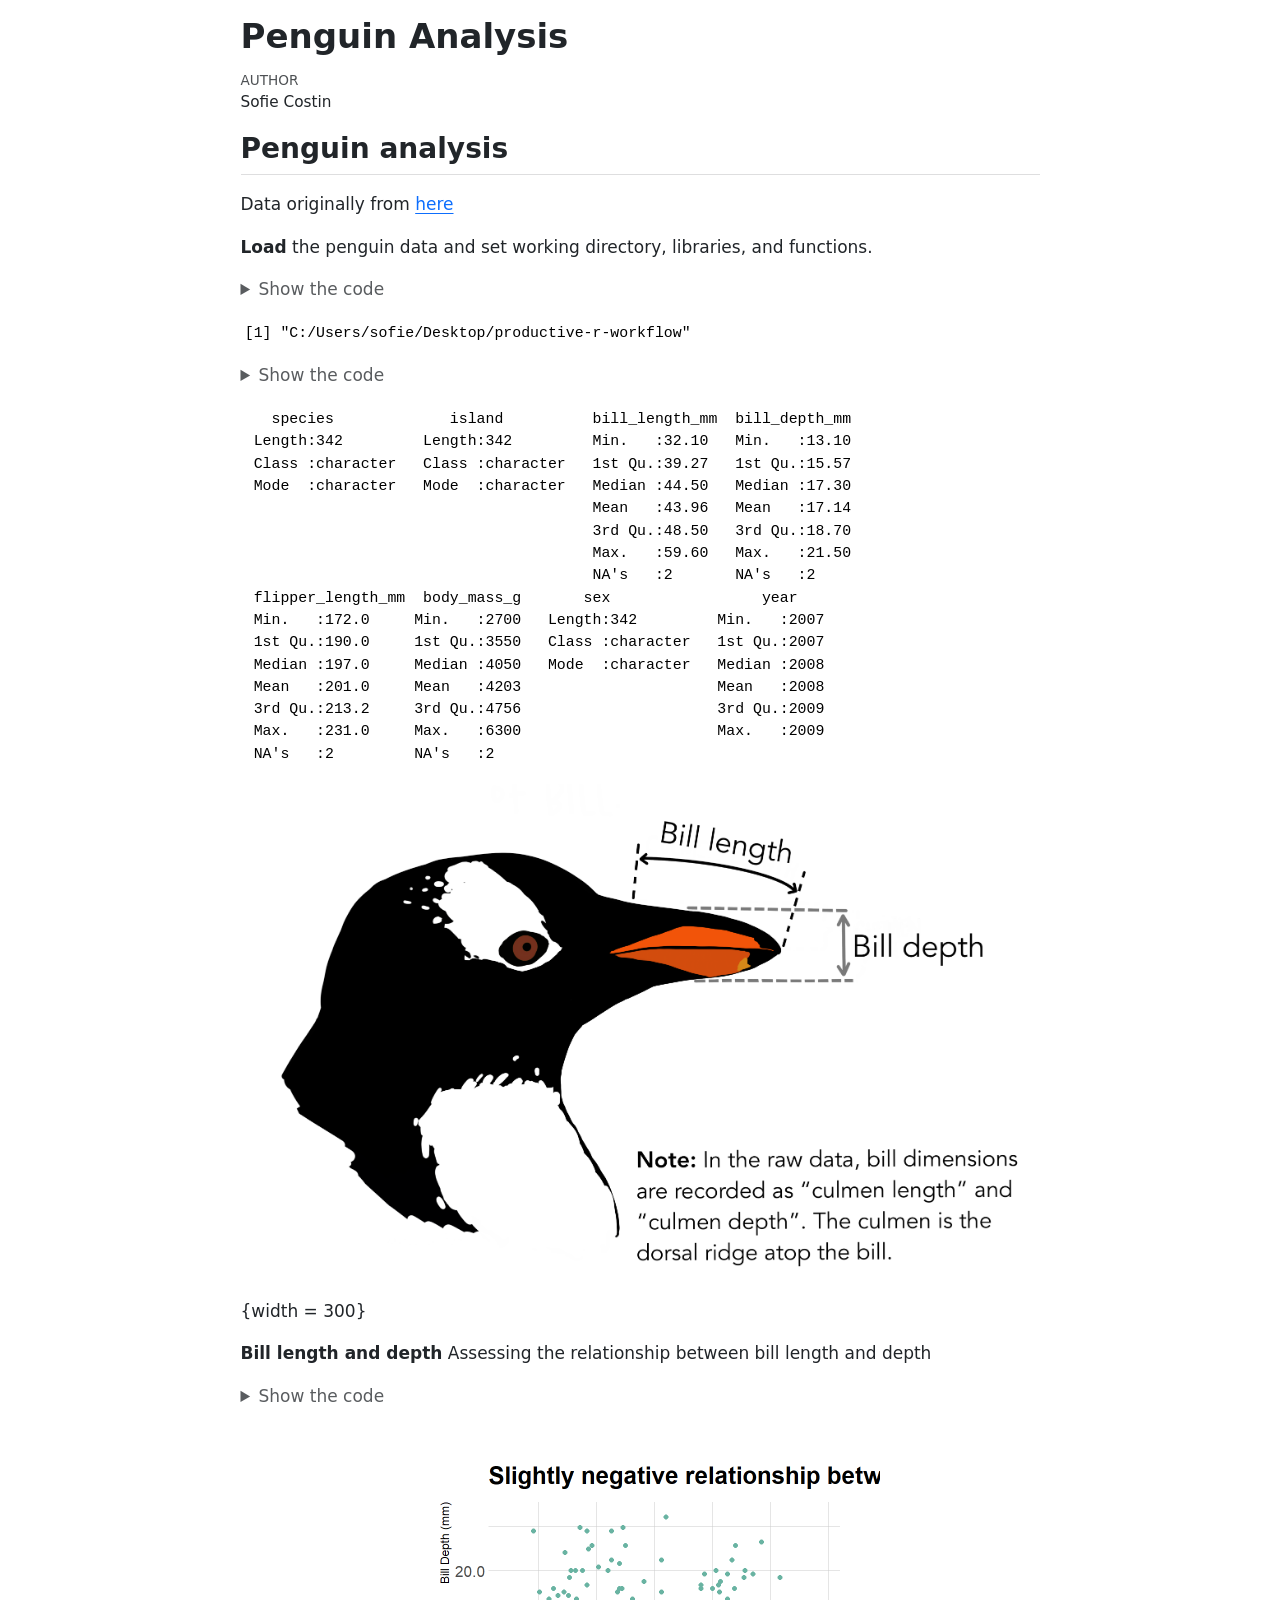
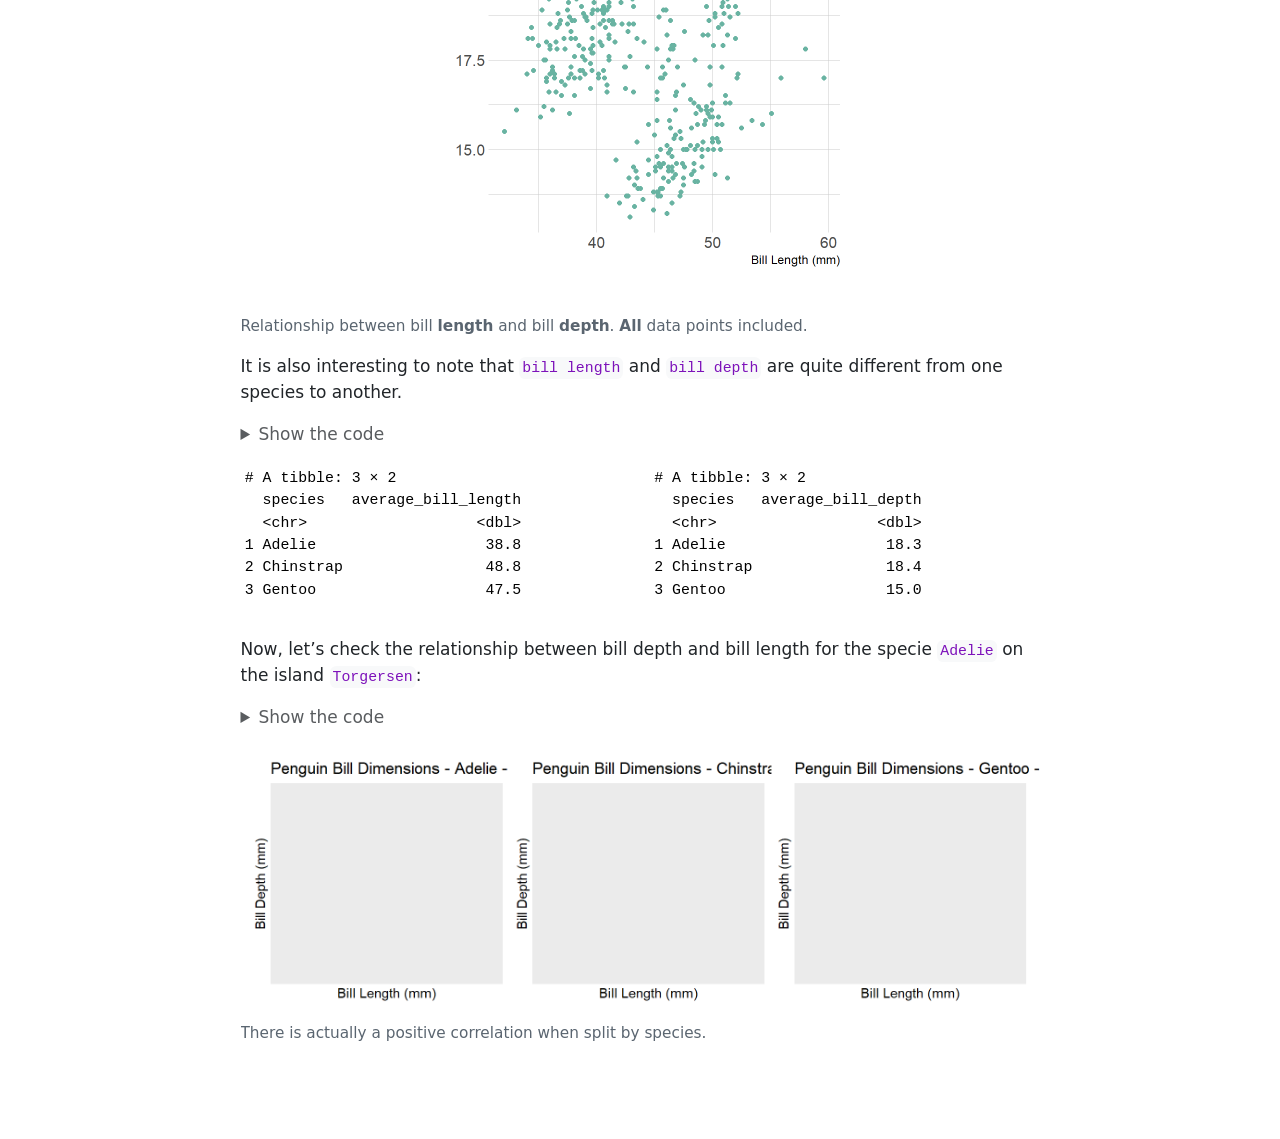
<file: R/analysis.html>
<!DOCTYPE html>
<html xmlns="http://www.w3.org/1999/xhtml" lang="en" xml:lang="en"><head>

<meta charset="utf-8">
<meta name="generator" content="quarto-1.6.42">

<meta name="viewport" content="width=device-width, initial-scale=1.0, user-scalable=yes">

<meta name="author" content="Sofie Costin">

<title>Penguin Analysis</title>
<style>
code{white-space: pre-wrap;}
span.smallcaps{font-variant: small-caps;}
div.columns{display: flex; gap: min(4vw, 1.5em);}
div.column{flex: auto; overflow-x: auto;}
div.hanging-indent{margin-left: 1.5em; text-indent: -1.5em;}
ul.task-list{list-style: none;}
ul.task-list li input[type="checkbox"] {
  width: 0.8em;
  margin: 0 0.8em 0.2em -1em; /* quarto-specific, see https://github.com/quarto-dev/quarto-cli/issues/4556 */ 
  vertical-align: middle;
}
/* CSS for syntax highlighting */
pre > code.sourceCode { white-space: pre; position: relative; }
pre > code.sourceCode > span { line-height: 1.25; }
pre > code.sourceCode > span:empty { height: 1.2em; }
.sourceCode { overflow: visible; }
code.sourceCode > span { color: inherit; text-decoration: inherit; }
div.sourceCode { margin: 1em 0; }
pre.sourceCode { margin: 0; }
@media screen {
div.sourceCode { overflow: auto; }
}
@media print {
pre > code.sourceCode { white-space: pre-wrap; }
pre > code.sourceCode > span { display: inline-block; text-indent: -5em; padding-left: 5em; }
}
pre.numberSource code
  { counter-reset: source-line 0; }
pre.numberSource code > span
  { position: relative; left: -4em; counter-increment: source-line; }
pre.numberSource code > span > a:first-child::before
  { content: counter(source-line);
    position: relative; left: -1em; text-align: right; vertical-align: baseline;
    border: none; display: inline-block;
    -webkit-touch-callout: none; -webkit-user-select: none;
    -khtml-user-select: none; -moz-user-select: none;
    -ms-user-select: none; user-select: none;
    padding: 0 4px; width: 4em;
  }
pre.numberSource { margin-left: 3em;  padding-left: 4px; }
div.sourceCode
  {   }
@media screen {
pre > code.sourceCode > span > a:first-child::before { text-decoration: underline; }
}
</style>


<script src="analysis_files/libs/clipboard/clipboard.min.js"></script>
<script src="analysis_files/libs/quarto-html/quarto.js"></script>
<script src="analysis_files/libs/quarto-html/popper.min.js"></script>
<script src="analysis_files/libs/quarto-html/tippy.umd.min.js"></script>
<script src="analysis_files/libs/quarto-html/anchor.min.js"></script>
<link href="analysis_files/libs/quarto-html/tippy.css" rel="stylesheet">
<link href="analysis_files/libs/quarto-html/quarto-syntax-highlighting-2f5df379a58b258e96c21c0638c20c03.css" rel="stylesheet" id="quarto-text-highlighting-styles">
<script src="analysis_files/libs/bootstrap/bootstrap.min.js"></script>
<link href="analysis_files/libs/bootstrap/bootstrap-icons.css" rel="stylesheet">
<link href="analysis_files/libs/bootstrap/bootstrap-1bc8a17f135ab3d594c857e9f48e611b.min.css" rel="stylesheet" append-hash="true" id="quarto-bootstrap" data-mode="light">


</head>

<body class="fullcontent">

<div id="quarto-content" class="page-columns page-rows-contents page-layout-article">

<main class="content" id="quarto-document-content">

<header id="title-block-header" class="quarto-title-block default">
<div class="quarto-title">
<h1 class="title">Penguin Analysis</h1>
</div>



<div class="quarto-title-meta">

    <div>
    <div class="quarto-title-meta-heading">Author</div>
    <div class="quarto-title-meta-contents">
             <p>Sofie Costin </p>
          </div>
  </div>
    
  
    
  </div>
  


</header>


<section id="penguin-analysis" class="level2">
<h2 class="anchored" data-anchor-id="penguin-analysis">Penguin analysis</h2>
<p>Data originally from <a href="https://github.com/holtzy/productive-r-workflow-homework-solution/blob/main/read-from-excel/input/data.xlsx">here</a></p>
<p><strong>Load</strong> the penguin data and set working directory, libraries, and functions.</p>
<div class="cell">
<details class="code-fold">
<summary>Show the code</summary>
<div class="sourceCode cell-code" id="cb1"><pre class="sourceCode r code-with-copy"><code class="sourceCode r"><span id="cb1-1"><a href="#cb1-1" aria-hidden="true" tabindex="-1"></a><span class="fu">setwd</span>(<span class="st">"C:/Users/sofie/Desktop/productive-r-workflow"</span>)</span>
<span id="cb1-2"><a href="#cb1-2" aria-hidden="true" tabindex="-1"></a></span>
<span id="cb1-3"><a href="#cb1-3" aria-hidden="true" tabindex="-1"></a><span class="co"># load the tidyverse</span></span>
<span id="cb1-4"><a href="#cb1-4" aria-hidden="true" tabindex="-1"></a><span class="fu">library</span>(tidyverse)</span>
<span id="cb1-5"><a href="#cb1-5" aria-hidden="true" tabindex="-1"></a><span class="fu">library</span>(hrbrthemes)    <span class="co"># ipsum theme for ggplot2 charts</span></span>
<span id="cb1-6"><a href="#cb1-6" aria-hidden="true" tabindex="-1"></a><span class="fu">library</span>(patchwork)     <span class="co"># combine charts together</span></span>
<span id="cb1-7"><a href="#cb1-7" aria-hidden="true" tabindex="-1"></a></span>
<span id="cb1-8"><a href="#cb1-8" aria-hidden="true" tabindex="-1"></a><span class="fu">getwd</span>()</span></code><button title="Copy to Clipboard" class="code-copy-button"><i class="bi"></i></button></pre></div>
</details>
<div class="cell-output cell-output-stdout">
<pre><code>[1] "C:/Users/sofie/Desktop/productive-r-workflow"</code></pre>
</div>
<details class="code-fold">
<summary>Show the code</summary>
<div class="sourceCode cell-code" id="cb3"><pre class="sourceCode r code-with-copy"><code class="sourceCode r"><span id="cb3-1"><a href="#cb3-1" aria-hidden="true" tabindex="-1"></a><span class="co"># Source functions</span></span>
<span id="cb3-2"><a href="#cb3-2" aria-hidden="true" tabindex="-1"></a><span class="fu">source</span>(<span class="at">file=</span><span class="st">"R/functions.R"</span>)</span>
<span id="cb3-3"><a href="#cb3-3" aria-hidden="true" tabindex="-1"></a></span>
<span id="cb3-4"><a href="#cb3-4" aria-hidden="true" tabindex="-1"></a><span class="co"># Read the clean dataset</span></span>
<span id="cb3-5"><a href="#cb3-5" aria-hidden="true" tabindex="-1"></a>data <span class="ot">&lt;-</span> <span class="fu">readRDS</span>(<span class="at">file =</span> <span class="st">"input/clean_data.rds"</span>)</span>
<span id="cb3-6"><a href="#cb3-6" aria-hidden="true" tabindex="-1"></a></span>
<span id="cb3-7"><a href="#cb3-7" aria-hidden="true" tabindex="-1"></a></span>
<span id="cb3-8"><a href="#cb3-8" aria-hidden="true" tabindex="-1"></a><span class="co"># Convert relevant columns to numeric</span></span>
<span id="cb3-9"><a href="#cb3-9" aria-hidden="true" tabindex="-1"></a>data <span class="ot">&lt;-</span> data <span class="sc">%&gt;%</span></span>
<span id="cb3-10"><a href="#cb3-10" aria-hidden="true" tabindex="-1"></a>  <span class="fu">mutate</span>(</span>
<span id="cb3-11"><a href="#cb3-11" aria-hidden="true" tabindex="-1"></a>    <span class="at">bill_length_mm     =</span> <span class="fu">as.numeric</span>(bill_length_mm),</span>
<span id="cb3-12"><a href="#cb3-12" aria-hidden="true" tabindex="-1"></a>    <span class="at">bill_depth_mm      =</span> <span class="fu">as.numeric</span>(bill_depth_mm),</span>
<span id="cb3-13"><a href="#cb3-13" aria-hidden="true" tabindex="-1"></a>    <span class="at">flipper_length_mm  =</span> <span class="fu">as.numeric</span>(flipper_length_mm),</span>
<span id="cb3-14"><a href="#cb3-14" aria-hidden="true" tabindex="-1"></a>    <span class="at">body_mass_g        =</span> <span class="fu">as.numeric</span>(body_mass_g)</span>
<span id="cb3-15"><a href="#cb3-15" aria-hidden="true" tabindex="-1"></a>  )</span>
<span id="cb3-16"><a href="#cb3-16" aria-hidden="true" tabindex="-1"></a></span>
<span id="cb3-17"><a href="#cb3-17" aria-hidden="true" tabindex="-1"></a><span class="co"># Summary</span></span>
<span id="cb3-18"><a href="#cb3-18" aria-hidden="true" tabindex="-1"></a><span class="fu">summary</span>(data)</span></code><button title="Copy to Clipboard" class="code-copy-button"><i class="bi"></i></button></pre></div>
</details>
<div class="cell-output cell-output-stdout">
<pre><code>   species             island          bill_length_mm  bill_depth_mm  
 Length:342         Length:342         Min.   :32.10   Min.   :13.10  
 Class :character   Class :character   1st Qu.:39.27   1st Qu.:15.57  
 Mode  :character   Mode  :character   Median :44.50   Median :17.30  
                                       Mean   :43.96   Mean   :17.14  
                                       3rd Qu.:48.50   3rd Qu.:18.70  
                                       Max.   :59.60   Max.   :21.50  
                                       NA's   :2       NA's   :2      
 flipper_length_mm  body_mass_g       sex                 year     
 Min.   :172.0     Min.   :2700   Length:342         Min.   :2007  
 1st Qu.:190.0     1st Qu.:3550   Class :character   1st Qu.:2007  
 Median :197.0     Median :4050   Mode  :character   Median :2008  
 Mean   :201.0     Mean   :4203                      Mean   :2008  
 3rd Qu.:213.2     3rd Qu.:4756                      3rd Qu.:2009  
 Max.   :231.0     Max.   :6300                      Max.   :2009  
 NA's   :2         NA's   :2                                       </code></pre>
</div>
</div>
<p><img src="assets/culmen_depth.png" class="img-fluid" alt="Bill measurement explanation">{width = 300}</p>
<p><strong>Bill length and depth</strong> Assessing the relationship between bill length and depth</p>
<div class="cell" data-layout-align="center">
<details class="code-fold">
<summary>Show the code</summary>
<div class="sourceCode cell-code" id="cb5"><pre class="sourceCode r code-with-copy"><code class="sourceCode r"><span id="cb5-1"><a href="#cb5-1" aria-hidden="true" tabindex="-1"></a><span class="co"># visualise with ggplot </span></span>
<span id="cb5-2"><a href="#cb5-2" aria-hidden="true" tabindex="-1"></a></span>
<span id="cb5-3"><a href="#cb5-3" aria-hidden="true" tabindex="-1"></a>data <span class="sc">%&gt;%</span></span>
<span id="cb5-4"><a href="#cb5-4" aria-hidden="true" tabindex="-1"></a>  <span class="fu">ggplot</span>(</span>
<span id="cb5-5"><a href="#cb5-5" aria-hidden="true" tabindex="-1"></a>    <span class="fu">aes</span>(<span class="at">x =</span> bill_length_mm, <span class="at">y =</span> bill_depth_mm)</span>
<span id="cb5-6"><a href="#cb5-6" aria-hidden="true" tabindex="-1"></a>  ) <span class="sc">+</span></span>
<span id="cb5-7"><a href="#cb5-7" aria-hidden="true" tabindex="-1"></a>    <span class="fu">geom_point</span>(<span class="at">color=</span><span class="st">"#69b3a2"</span>) <span class="sc">+</span></span>
<span id="cb5-8"><a href="#cb5-8" aria-hidden="true" tabindex="-1"></a>    <span class="fu">labs</span>(</span>
<span id="cb5-9"><a href="#cb5-9" aria-hidden="true" tabindex="-1"></a>      <span class="at">x =</span> <span class="st">"Bill Length (mm)"</span>,</span>
<span id="cb5-10"><a href="#cb5-10" aria-hidden="true" tabindex="-1"></a>      <span class="at">y =</span> <span class="st">"Bill Depth (mm)"</span>,</span>
<span id="cb5-11"><a href="#cb5-11" aria-hidden="true" tabindex="-1"></a>      <span class="at">title =</span> <span class="fu">paste</span>(<span class="st">"Slightly negative relationship between bill length and depth"</span>)</span>
<span id="cb5-12"><a href="#cb5-12" aria-hidden="true" tabindex="-1"></a>    ) <span class="sc">+</span> </span>
<span id="cb5-13"><a href="#cb5-13" aria-hidden="true" tabindex="-1"></a>  <span class="fu">theme_ipsum</span>()</span></code><button title="Copy to Clipboard" class="code-copy-button"><i class="bi"></i></button></pre></div>
</details>
<div class="cell-output-display">
<div class="quarto-figure quarto-figure-center">
<figure class="figure">
<p><img src="analysis_files/figure-html/unnamed-chunk-2-1.png" class="img-fluid figure-img" width="480"></p>
<figcaption>Relationship between bill <b>length</b> and bill <b>depth</b>. <b>All</b> data points included.</figcaption>
</figure>
</div>
</div>
</div>
<p>It is also interesting to note that <code>bill length</code> and <code>bill depth</code> are quite different from one species to another.</p>
<details class="code-fold">
<summary>Show the code</summary>
<div class="sourceCode cell-code" id="cb6"><pre class="sourceCode r code-with-copy"><code class="sourceCode r"><span id="cb6-1"><a href="#cb6-1" aria-hidden="true" tabindex="-1"></a>data <span class="sc">%&gt;%</span></span>
<span id="cb6-2"><a href="#cb6-2" aria-hidden="true" tabindex="-1"></a> <span class="fu">group_by</span>(species) <span class="sc">%&gt;%</span> </span>
<span id="cb6-3"><a href="#cb6-3" aria-hidden="true" tabindex="-1"></a>  <span class="fu">summarise</span>(<span class="at">average_bill_length =</span> <span class="fu">mean</span>(bill_length_mm, <span class="at">na.rm =</span> <span class="cn">TRUE</span>))</span>
<span id="cb6-4"><a href="#cb6-4" aria-hidden="true" tabindex="-1"></a>data <span class="sc">%&gt;%</span></span>
<span id="cb6-5"><a href="#cb6-5" aria-hidden="true" tabindex="-1"></a> <span class="fu">group_by</span>(species) <span class="sc">%&gt;%</span> </span>
<span id="cb6-6"><a href="#cb6-6" aria-hidden="true" tabindex="-1"></a>  <span class="fu">summarise</span>(<span class="at">average_bill_depth =</span> <span class="fu">mean</span>(bill_depth_mm, <span class="at">na.rm =</span> <span class="cn">TRUE</span>))</span></code><button title="Copy to Clipboard" class="code-copy-button"><i class="bi"></i></button></pre></div>
</details>
<div class="cell quarto-layout-panel" data-layout-ncol="2">
<div class="quarto-layout-row">
<div class="cell-output cell-output-stdout quarto-layout-cell" style="flex-basis: 50.0%;justify-content: flex-start;">
<pre><code># A tibble: 3 × 2
  species   average_bill_length
  &lt;chr&gt;                   &lt;dbl&gt;
1 Adelie                   38.8
2 Chinstrap                48.8
3 Gentoo                   47.5</code></pre>
</div>
<div class="cell-output cell-output-stdout quarto-layout-cell" style="flex-basis: 50.0%;justify-content: flex-start;">
<pre><code># A tibble: 3 × 2
  species   average_bill_depth
  &lt;chr&gt;                  &lt;dbl&gt;
1 Adelie                  18.3
2 Chinstrap               18.4
3 Gentoo                  15.0</code></pre>
</div>
</div>
</div>
<p>Now, let’s check the relationship between bill depth and bill length for the specie <code>Adelie</code> on the island <code>Torgersen</code>:</p>
<div class="cell">
<details class="code-fold">
<summary>Show the code</summary>
<div class="sourceCode cell-code" id="cb9"><pre class="sourceCode r code-with-copy"><code class="sourceCode r"><span id="cb9-1"><a href="#cb9-1" aria-hidden="true" tabindex="-1"></a><span class="co"># Use the function in functions.R</span></span>
<span id="cb9-2"><a href="#cb9-2" aria-hidden="true" tabindex="-1"></a>p1 <span class="ot">&lt;-</span> <span class="fu">create_scatterplot</span>(data, <span class="st">"Adelie"</span>, <span class="st">"#6689c6"</span>)</span>
<span id="cb9-3"><a href="#cb9-3" aria-hidden="true" tabindex="-1"></a>p2 <span class="ot">&lt;-</span> <span class="fu">create_scatterplot</span>(data, <span class="st">"Chinstrap"</span>, <span class="st">"#e85252"</span>)</span>
<span id="cb9-4"><a href="#cb9-4" aria-hidden="true" tabindex="-1"></a>p3 <span class="ot">&lt;-</span> <span class="fu">create_scatterplot</span>(data, <span class="st">"Gentoo"</span>, <span class="st">"#9a6fb0"</span>)</span>
<span id="cb9-5"><a href="#cb9-5" aria-hidden="true" tabindex="-1"></a></span>
<span id="cb9-6"><a href="#cb9-6" aria-hidden="true" tabindex="-1"></a>p1 <span class="sc">+</span> p2 <span class="sc">+</span> p3</span></code><button title="Copy to Clipboard" class="code-copy-button"><i class="bi"></i></button></pre></div>
</details>
<div class="cell-output-display">
<div class="quarto-figure quarto-figure-center">
<figure class="figure">
<p><img src="analysis_files/figure-html/unnamed-chunk-4-1.png" class="img-fluid figure-img" width="864"></p>
<figcaption>There is actually a positive correlation when split by species.</figcaption>
</figure>
</div>
</div>
</div>
</section>

</main>
<!-- /main column -->
<script id="quarto-html-after-body" type="application/javascript">
window.document.addEventListener("DOMContentLoaded", function (event) {
  const toggleBodyColorMode = (bsSheetEl) => {
    const mode = bsSheetEl.getAttribute("data-mode");
    const bodyEl = window.document.querySelector("body");
    if (mode === "dark") {
      bodyEl.classList.add("quarto-dark");
      bodyEl.classList.remove("quarto-light");
    } else {
      bodyEl.classList.add("quarto-light");
      bodyEl.classList.remove("quarto-dark");
    }
  }
  const toggleBodyColorPrimary = () => {
    const bsSheetEl = window.document.querySelector("link#quarto-bootstrap");
    if (bsSheetEl) {
      toggleBodyColorMode(bsSheetEl);
    }
  }
  toggleBodyColorPrimary();  
  const icon = "";
  const anchorJS = new window.AnchorJS();
  anchorJS.options = {
    placement: 'right',
    icon: icon
  };
  anchorJS.add('.anchored');
  const isCodeAnnotation = (el) => {
    for (const clz of el.classList) {
      if (clz.startsWith('code-annotation-')) {                     
        return true;
      }
    }
    return false;
  }
  const onCopySuccess = function(e) {
    // button target
    const button = e.trigger;
    // don't keep focus
    button.blur();
    // flash "checked"
    button.classList.add('code-copy-button-checked');
    var currentTitle = button.getAttribute("title");
    button.setAttribute("title", "Copied!");
    let tooltip;
    if (window.bootstrap) {
      button.setAttribute("data-bs-toggle", "tooltip");
      button.setAttribute("data-bs-placement", "left");
      button.setAttribute("data-bs-title", "Copied!");
      tooltip = new bootstrap.Tooltip(button, 
        { trigger: "manual", 
          customClass: "code-copy-button-tooltip",
          offset: [0, -8]});
      tooltip.show();    
    }
    setTimeout(function() {
      if (tooltip) {
        tooltip.hide();
        button.removeAttribute("data-bs-title");
        button.removeAttribute("data-bs-toggle");
        button.removeAttribute("data-bs-placement");
      }
      button.setAttribute("title", currentTitle);
      button.classList.remove('code-copy-button-checked');
    }, 1000);
    // clear code selection
    e.clearSelection();
  }
  const getTextToCopy = function(trigger) {
      const codeEl = trigger.previousElementSibling.cloneNode(true);
      for (const childEl of codeEl.children) {
        if (isCodeAnnotation(childEl)) {
          childEl.remove();
        }
      }
      return codeEl.innerText;
  }
  const clipboard = new window.ClipboardJS('.code-copy-button:not([data-in-quarto-modal])', {
    text: getTextToCopy
  });
  clipboard.on('success', onCopySuccess);
  if (window.document.getElementById('quarto-embedded-source-code-modal')) {
    const clipboardModal = new window.ClipboardJS('.code-copy-button[data-in-quarto-modal]', {
      text: getTextToCopy,
      container: window.document.getElementById('quarto-embedded-source-code-modal')
    });
    clipboardModal.on('success', onCopySuccess);
  }
    var localhostRegex = new RegExp(/^(?:http|https):\/\/localhost\:?[0-9]*\//);
    var mailtoRegex = new RegExp(/^mailto:/);
      var filterRegex = new RegExp('/' + window.location.host + '/');
    var isInternal = (href) => {
        return filterRegex.test(href) || localhostRegex.test(href) || mailtoRegex.test(href);
    }
    // Inspect non-navigation links and adorn them if external
 	var links = window.document.querySelectorAll('a[href]:not(.nav-link):not(.navbar-brand):not(.toc-action):not(.sidebar-link):not(.sidebar-item-toggle):not(.pagination-link):not(.no-external):not([aria-hidden]):not(.dropdown-item):not(.quarto-navigation-tool):not(.about-link)');
    for (var i=0; i<links.length; i++) {
      const link = links[i];
      if (!isInternal(link.href)) {
        // undo the damage that might have been done by quarto-nav.js in the case of
        // links that we want to consider external
        if (link.dataset.originalHref !== undefined) {
          link.href = link.dataset.originalHref;
        }
      }
    }
  function tippyHover(el, contentFn, onTriggerFn, onUntriggerFn) {
    const config = {
      allowHTML: true,
      maxWidth: 500,
      delay: 100,
      arrow: false,
      appendTo: function(el) {
          return el.parentElement;
      },
      interactive: true,
      interactiveBorder: 10,
      theme: 'quarto',
      placement: 'bottom-start',
    };
    if (contentFn) {
      config.content = contentFn;
    }
    if (onTriggerFn) {
      config.onTrigger = onTriggerFn;
    }
    if (onUntriggerFn) {
      config.onUntrigger = onUntriggerFn;
    }
    window.tippy(el, config); 
  }
  const noterefs = window.document.querySelectorAll('a[role="doc-noteref"]');
  for (var i=0; i<noterefs.length; i++) {
    const ref = noterefs[i];
    tippyHover(ref, function() {
      // use id or data attribute instead here
      let href = ref.getAttribute('data-footnote-href') || ref.getAttribute('href');
      try { href = new URL(href).hash; } catch {}
      const id = href.replace(/^#\/?/, "");
      const note = window.document.getElementById(id);
      if (note) {
        return note.innerHTML;
      } else {
        return "";
      }
    });
  }
  const xrefs = window.document.querySelectorAll('a.quarto-xref');
  const processXRef = (id, note) => {
    // Strip column container classes
    const stripColumnClz = (el) => {
      el.classList.remove("page-full", "page-columns");
      if (el.children) {
        for (const child of el.children) {
          stripColumnClz(child);
        }
      }
    }
    stripColumnClz(note)
    if (id === null || id.startsWith('sec-')) {
      // Special case sections, only their first couple elements
      const container = document.createElement("div");
      if (note.children && note.children.length > 2) {
        container.appendChild(note.children[0].cloneNode(true));
        for (let i = 1; i < note.children.length; i++) {
          const child = note.children[i];
          if (child.tagName === "P" && child.innerText === "") {
            continue;
          } else {
            container.appendChild(child.cloneNode(true));
            break;
          }
        }
        if (window.Quarto?.typesetMath) {
          window.Quarto.typesetMath(container);
        }
        return container.innerHTML
      } else {
        if (window.Quarto?.typesetMath) {
          window.Quarto.typesetMath(note);
        }
        return note.innerHTML;
      }
    } else {
      // Remove any anchor links if they are present
      const anchorLink = note.querySelector('a.anchorjs-link');
      if (anchorLink) {
        anchorLink.remove();
      }
      if (window.Quarto?.typesetMath) {
        window.Quarto.typesetMath(note);
      }
      if (note.classList.contains("callout")) {
        return note.outerHTML;
      } else {
        return note.innerHTML;
      }
    }
  }
  for (var i=0; i<xrefs.length; i++) {
    const xref = xrefs[i];
    tippyHover(xref, undefined, function(instance) {
      instance.disable();
      let url = xref.getAttribute('href');
      let hash = undefined; 
      if (url.startsWith('#')) {
        hash = url;
      } else {
        try { hash = new URL(url).hash; } catch {}
      }
      if (hash) {
        const id = hash.replace(/^#\/?/, "");
        const note = window.document.getElementById(id);
        if (note !== null) {
          try {
            const html = processXRef(id, note.cloneNode(true));
            instance.setContent(html);
          } finally {
            instance.enable();
            instance.show();
          }
        } else {
          // See if we can fetch this
          fetch(url.split('#')[0])
          .then(res => res.text())
          .then(html => {
            const parser = new DOMParser();
            const htmlDoc = parser.parseFromString(html, "text/html");
            const note = htmlDoc.getElementById(id);
            if (note !== null) {
              const html = processXRef(id, note);
              instance.setContent(html);
            } 
          }).finally(() => {
            instance.enable();
            instance.show();
          });
        }
      } else {
        // See if we can fetch a full url (with no hash to target)
        // This is a special case and we should probably do some content thinning / targeting
        fetch(url)
        .then(res => res.text())
        .then(html => {
          const parser = new DOMParser();
          const htmlDoc = parser.parseFromString(html, "text/html");
          const note = htmlDoc.querySelector('main.content');
          if (note !== null) {
            // This should only happen for chapter cross references
            // (since there is no id in the URL)
            // remove the first header
            if (note.children.length > 0 && note.children[0].tagName === "HEADER") {
              note.children[0].remove();
            }
            const html = processXRef(null, note);
            instance.setContent(html);
          } 
        }).finally(() => {
          instance.enable();
          instance.show();
        });
      }
    }, function(instance) {
    });
  }
      let selectedAnnoteEl;
      const selectorForAnnotation = ( cell, annotation) => {
        let cellAttr = 'data-code-cell="' + cell + '"';
        let lineAttr = 'data-code-annotation="' +  annotation + '"';
        const selector = 'span[' + cellAttr + '][' + lineAttr + ']';
        return selector;
      }
      const selectCodeLines = (annoteEl) => {
        const doc = window.document;
        const targetCell = annoteEl.getAttribute("data-target-cell");
        const targetAnnotation = annoteEl.getAttribute("data-target-annotation");
        const annoteSpan = window.document.querySelector(selectorForAnnotation(targetCell, targetAnnotation));
        const lines = annoteSpan.getAttribute("data-code-lines").split(",");
        const lineIds = lines.map((line) => {
          return targetCell + "-" + line;
        })
        let top = null;
        let height = null;
        let parent = null;
        if (lineIds.length > 0) {
            //compute the position of the single el (top and bottom and make a div)
            const el = window.document.getElementById(lineIds[0]);
            top = el.offsetTop;
            height = el.offsetHeight;
            parent = el.parentElement.parentElement;
          if (lineIds.length > 1) {
            const lastEl = window.document.getElementById(lineIds[lineIds.length - 1]);
            const bottom = lastEl.offsetTop + lastEl.offsetHeight;
            height = bottom - top;
          }
          if (top !== null && height !== null && parent !== null) {
            // cook up a div (if necessary) and position it 
            let div = window.document.getElementById("code-annotation-line-highlight");
            if (div === null) {
              div = window.document.createElement("div");
              div.setAttribute("id", "code-annotation-line-highlight");
              div.style.position = 'absolute';
              parent.appendChild(div);
            }
            div.style.top = top - 2 + "px";
            div.style.height = height + 4 + "px";
            div.style.left = 0;
            let gutterDiv = window.document.getElementById("code-annotation-line-highlight-gutter");
            if (gutterDiv === null) {
              gutterDiv = window.document.createElement("div");
              gutterDiv.setAttribute("id", "code-annotation-line-highlight-gutter");
              gutterDiv.style.position = 'absolute';
              const codeCell = window.document.getElementById(targetCell);
              const gutter = codeCell.querySelector('.code-annotation-gutter');
              gutter.appendChild(gutterDiv);
            }
            gutterDiv.style.top = top - 2 + "px";
            gutterDiv.style.height = height + 4 + "px";
          }
          selectedAnnoteEl = annoteEl;
        }
      };
      const unselectCodeLines = () => {
        const elementsIds = ["code-annotation-line-highlight", "code-annotation-line-highlight-gutter"];
        elementsIds.forEach((elId) => {
          const div = window.document.getElementById(elId);
          if (div) {
            div.remove();
          }
        });
        selectedAnnoteEl = undefined;
      };
        // Handle positioning of the toggle
    window.addEventListener(
      "resize",
      throttle(() => {
        elRect = undefined;
        if (selectedAnnoteEl) {
          selectCodeLines(selectedAnnoteEl);
        }
      }, 10)
    );
    function throttle(fn, ms) {
    let throttle = false;
    let timer;
      return (...args) => {
        if(!throttle) { // first call gets through
            fn.apply(this, args);
            throttle = true;
        } else { // all the others get throttled
            if(timer) clearTimeout(timer); // cancel #2
            timer = setTimeout(() => {
              fn.apply(this, args);
              timer = throttle = false;
            }, ms);
        }
      };
    }
      // Attach click handler to the DT
      const annoteDls = window.document.querySelectorAll('dt[data-target-cell]');
      for (const annoteDlNode of annoteDls) {
        annoteDlNode.addEventListener('click', (event) => {
          const clickedEl = event.target;
          if (clickedEl !== selectedAnnoteEl) {
            unselectCodeLines();
            const activeEl = window.document.querySelector('dt[data-target-cell].code-annotation-active');
            if (activeEl) {
              activeEl.classList.remove('code-annotation-active');
            }
            selectCodeLines(clickedEl);
            clickedEl.classList.add('code-annotation-active');
          } else {
            // Unselect the line
            unselectCodeLines();
            clickedEl.classList.remove('code-annotation-active');
          }
        });
      }
  const findCites = (el) => {
    const parentEl = el.parentElement;
    if (parentEl) {
      const cites = parentEl.dataset.cites;
      if (cites) {
        return {
          el,
          cites: cites.split(' ')
        };
      } else {
        return findCites(el.parentElement)
      }
    } else {
      return undefined;
    }
  };
  var bibliorefs = window.document.querySelectorAll('a[role="doc-biblioref"]');
  for (var i=0; i<bibliorefs.length; i++) {
    const ref = bibliorefs[i];
    const citeInfo = findCites(ref);
    if (citeInfo) {
      tippyHover(citeInfo.el, function() {
        var popup = window.document.createElement('div');
        citeInfo.cites.forEach(function(cite) {
          var citeDiv = window.document.createElement('div');
          citeDiv.classList.add('hanging-indent');
          citeDiv.classList.add('csl-entry');
          var biblioDiv = window.document.getElementById('ref-' + cite);
          if (biblioDiv) {
            citeDiv.innerHTML = biblioDiv.innerHTML;
          }
          popup.appendChild(citeDiv);
        });
        return popup.innerHTML;
      });
    }
  }
});
</script>
</div> <!-- /content -->




</body></html>
</file>
<file: analysis_files/libs/quarto-html/tippy.css>
.tippy-box[data-animation=fade][data-state=hidden]{opacity:0}[data-tippy-root]{max-width:calc(100vw - 10px)}.tippy-box{position:relative;background-color:#333;color:#fff;border-radius:4px;font-size:14px;line-height:1.4;white-space:normal;outline:0;transition-property:transform,visibility,opacity}.tippy-box[data-placement^=top]>.tippy-arrow{bottom:0}.tippy-box[data-placement^=top]>.tippy-arrow:before{bottom:-7px;left:0;border-width:8px 8px 0;border-top-color:initial;transform-origin:center top}.tippy-box[data-placement^=bottom]>.tippy-arrow{top:0}.tippy-box[data-placement^=bottom]>.tippy-arrow:before{top:-7px;left:0;border-width:0 8px 8px;border-bottom-color:initial;transform-origin:center bottom}.tippy-box[data-placement^=left]>.tippy-arrow{right:0}.tippy-box[data-placement^=left]>.tippy-arrow:before{border-width:8px 0 8px 8px;border-left-color:initial;right:-7px;transform-origin:center left}.tippy-box[data-placement^=right]>.tippy-arrow{left:0}.tippy-box[data-placement^=right]>.tippy-arrow:before{left:-7px;border-width:8px 8px 8px 0;border-right-color:initial;transform-origin:center right}.tippy-box[data-inertia][data-state=visible]{transition-timing-function:cubic-bezier(.54,1.5,.38,1.11)}.tippy-arrow{width:16px;height:16px;color:#333}.tippy-arrow:before{content:"";position:absolute;border-color:transparent;border-style:solid}.tippy-content{position:relative;padding:5px 9px;z-index:1}
</file>
<file: analysis_files/libs/quarto-html/quarto-syntax-highlighting-2f5df379a58b258e96c21c0638c20c03.css>
/* quarto syntax highlight colors */
:root {
  --quarto-hl-ot-color: #003B4F;
  --quarto-hl-at-color: #657422;
  --quarto-hl-ss-color: #20794D;
  --quarto-hl-an-color: #5E5E5E;
  --quarto-hl-fu-color: #4758AB;
  --quarto-hl-st-color: #20794D;
  --quarto-hl-cf-color: #003B4F;
  --quarto-hl-op-color: #5E5E5E;
  --quarto-hl-er-color: #AD0000;
  --quarto-hl-bn-color: #AD0000;
  --quarto-hl-al-color: #AD0000;
  --quarto-hl-va-color: #111111;
  --quarto-hl-bu-color: inherit;
  --quarto-hl-ex-color: inherit;
  --quarto-hl-pp-color: #AD0000;
  --quarto-hl-in-color: #5E5E5E;
  --quarto-hl-vs-color: #20794D;
  --quarto-hl-wa-color: #5E5E5E;
  --quarto-hl-do-color: #5E5E5E;
  --quarto-hl-im-color: #00769E;
  --quarto-hl-ch-color: #20794D;
  --quarto-hl-dt-color: #AD0000;
  --quarto-hl-fl-color: #AD0000;
  --quarto-hl-co-color: #5E5E5E;
  --quarto-hl-cv-color: #5E5E5E;
  --quarto-hl-cn-color: #8f5902;
  --quarto-hl-sc-color: #5E5E5E;
  --quarto-hl-dv-color: #AD0000;
  --quarto-hl-kw-color: #003B4F;
}

/* other quarto variables */
:root {
  --quarto-font-monospace: SFMono-Regular, Menlo, Monaco, Consolas, "Liberation Mono", "Courier New", monospace;
}

pre > code.sourceCode > span {
  color: #003B4F;
}

code span {
  color: #003B4F;
}

code.sourceCode > span {
  color: #003B4F;
}

div.sourceCode,
div.sourceCode pre.sourceCode {
  color: #003B4F;
}

code span.ot {
  color: #003B4F;
  font-style: inherit;
}

code span.at {
  color: #657422;
  font-style: inherit;
}

code span.ss {
  color: #20794D;
  font-style: inherit;
}

code span.an {
  color: #5E5E5E;
  font-style: inherit;
}

code span.fu {
  color: #4758AB;
  font-style: inherit;
}

code span.st {
  color: #20794D;
  font-style: inherit;
}

code span.cf {
  color: #003B4F;
  font-weight: bold;
  font-style: inherit;
}

code span.op {
  color: #5E5E5E;
  font-style: inherit;
}

code span.er {
  color: #AD0000;
  font-style: inherit;
}

code span.bn {
  color: #AD0000;
  font-style: inherit;
}

code span.al {
  color: #AD0000;
  font-style: inherit;
}

code span.va {
  color: #111111;
  font-style: inherit;
}

code span.bu {
  font-style: inherit;
}

code span.ex {
  font-style: inherit;
}

code span.pp {
  color: #AD0000;
  font-style: inherit;
}

code span.in {
  color: #5E5E5E;
  font-style: inherit;
}

code span.vs {
  color: #20794D;
  font-style: inherit;
}

code span.wa {
  color: #5E5E5E;
  font-style: italic;
}

code span.do {
  color: #5E5E5E;
  font-style: italic;
}

code span.im {
  color: #00769E;
  font-style: inherit;
}

code span.ch {
  color: #20794D;
  font-style: inherit;
}

code span.dt {
  color: #AD0000;
  font-style: inherit;
}

code span.fl {
  color: #AD0000;
  font-style: inherit;
}

code span.co {
  color: #5E5E5E;
  font-style: inherit;
}

code span.cv {
  color: #5E5E5E;
  font-style: italic;
}

code span.cn {
  color: #8f5902;
  font-style: inherit;
}

code span.sc {
  color: #5E5E5E;
  font-style: inherit;
}

code span.dv {
  color: #AD0000;
  font-style: inherit;
}

code span.kw {
  color: #003B4F;
  font-weight: bold;
  font-style: inherit;
}

.prevent-inlining {
  content: "</";
}

/*# sourceMappingURL=35eb38a806ee71ea6d2563be2308c832.css.map */
</file>
<file: analysis_files/libs/htmltools-fill-0.5.8.1/fill.css>
@layer htmltools {
  .html-fill-container {
    display: flex;
    flex-direction: column;
    /* Prevent the container from expanding vertically or horizontally beyond its
    parent's constraints. */
    min-height: 0;
    min-width: 0;
  }
  .html-fill-container > .html-fill-item {
    /* Fill items can grow and shrink freely within
    available vertical space in fillable container */
    flex: 1 1 auto;
    min-height: 0;
    min-width: 0;
  }
  .html-fill-container > :not(.html-fill-item) {
    /* Prevent shrinking or growing of non-fill items */
    flex: 0 0 auto;
  }
}
</file>
<file: analysis_files/libs/datatables-css-0.0.0/datatables-crosstalk.css>
.dt-crosstalk-fade {
  opacity: 0.2;
}

html body div.DTS div.dataTables_scrollBody {
  background: none;
}


/*
Fix https://github.com/rstudio/DT/issues/563
If the `table.display` is set to "block" (e.g., pkgdown), the browser will display
datatable objects strangely. The search panel and the page buttons will still be
in full-width but the table body will be "compact" and shorter.
In therory, having this attributes will affect `dom="t"`
with `display: block` users. But in reality, there should be no one.
We may remove the below lines in the future if the upstream agree to have this there.
See https://github.com/DataTables/DataTablesSrc/issues/160
*/

table.dataTable {
  display: table;
}


/*
When DTOutput(fill = TRUE), it receives a .html-fill-item class (via htmltools::bindFillRole()), which effectively amounts to `flex: 1 1 auto`. That's mostly fine, but the case where `fillContainer=TRUE`+`height:auto`+`flex-basis:auto` and the container (e.g., a bslib::card()) doesn't have a defined height is a bit problematic since the table wants to fit the parent but the parent wants to fit the table, which results pretty small table height (maybe because there is a minimum height somewhere?). It seems better in this case to impose a 400px height default for the table, which we can do by setting `flex-basis` to 400px (the table is still allowed to grow/shrink when the container has an opinionated height).
*/

.html-fill-container > .html-fill-item.datatables {
  flex-basis: 400px;
}
</file>
<file: analysis_files/libs/plotly-htmlwidgets-css-2.11.1/plotly-htmlwidgets.css>
/*
just here so that plotly works
correctly with ioslides.
see https://github.com/ropensci/plotly/issues/463
*/

slide:not(.current) .plotly.html-widget{
  display: none;
}
</file>
<file: styles.css>
/* Space on top of the main title */
h1 {
  padding-top: 100px;
}

/* Space on top of titles of level 2 and 3 */
h2, h3 {
  padding-top: 84px;
}

/* Link font color (normal links + visited + hover) */
a, a:visited {
  color: #B2AC88;
}
a:hover {
  color: #3b4031; /* slightly darker on hover */
}

/* TOC link colors (default + active) */
.sidebar nav[role=doc-toc] ul>li>a,
.sidebar nav[role=doc-toc] ul>li>ul>li>a {
  color: #B2AC88 !important;
}
.sidebar nav[role=doc-toc] ul>li>a.active,
.sidebar nav[role=doc-toc] ul>li>ul>li>a.active {
  border-left: 1px solid #69b3a2;
  color: #B2AC88 !important;
}

/* No rounded corners for callouts */
.callout {
  border-radius: 0;
}

/* Make the "Show code" buttons very discrete (size and transparency) */
details > summary {
  font-size: 12px;
  opacity: .5;
}
</file>
<file: R/analysis_files/libs/quarto-html/tippy.css>
.tippy-box[data-animation=fade][data-state=hidden]{opacity:0}[data-tippy-root]{max-width:calc(100vw - 10px)}.tippy-box{position:relative;background-color:#333;color:#fff;border-radius:4px;font-size:14px;line-height:1.4;white-space:normal;outline:0;transition-property:transform,visibility,opacity}.tippy-box[data-placement^=top]>.tippy-arrow{bottom:0}.tippy-box[data-placement^=top]>.tippy-arrow:before{bottom:-7px;left:0;border-width:8px 8px 0;border-top-color:initial;transform-origin:center top}.tippy-box[data-placement^=bottom]>.tippy-arrow{top:0}.tippy-box[data-placement^=bottom]>.tippy-arrow:before{top:-7px;left:0;border-width:0 8px 8px;border-bottom-color:initial;transform-origin:center bottom}.tippy-box[data-placement^=left]>.tippy-arrow{right:0}.tippy-box[data-placement^=left]>.tippy-arrow:before{border-width:8px 0 8px 8px;border-left-color:initial;right:-7px;transform-origin:center left}.tippy-box[data-placement^=right]>.tippy-arrow{left:0}.tippy-box[data-placement^=right]>.tippy-arrow:before{left:-7px;border-width:8px 8px 8px 0;border-right-color:initial;transform-origin:center right}.tippy-box[data-inertia][data-state=visible]{transition-timing-function:cubic-bezier(.54,1.5,.38,1.11)}.tippy-arrow{width:16px;height:16px;color:#333}.tippy-arrow:before{content:"";position:absolute;border-color:transparent;border-style:solid}.tippy-content{position:relative;padding:5px 9px;z-index:1}
</file>
<file: R/analysis_files/libs/quarto-html/quarto-syntax-highlighting-2f5df379a58b258e96c21c0638c20c03.css>
/* quarto syntax highlight colors */
:root {
  --quarto-hl-ot-color: #003B4F;
  --quarto-hl-at-color: #657422;
  --quarto-hl-ss-color: #20794D;
  --quarto-hl-an-color: #5E5E5E;
  --quarto-hl-fu-color: #4758AB;
  --quarto-hl-st-color: #20794D;
  --quarto-hl-cf-color: #003B4F;
  --quarto-hl-op-color: #5E5E5E;
  --quarto-hl-er-color: #AD0000;
  --quarto-hl-bn-color: #AD0000;
  --quarto-hl-al-color: #AD0000;
  --quarto-hl-va-color: #111111;
  --quarto-hl-bu-color: inherit;
  --quarto-hl-ex-color: inherit;
  --quarto-hl-pp-color: #AD0000;
  --quarto-hl-in-color: #5E5E5E;
  --quarto-hl-vs-color: #20794D;
  --quarto-hl-wa-color: #5E5E5E;
  --quarto-hl-do-color: #5E5E5E;
  --quarto-hl-im-color: #00769E;
  --quarto-hl-ch-color: #20794D;
  --quarto-hl-dt-color: #AD0000;
  --quarto-hl-fl-color: #AD0000;
  --quarto-hl-co-color: #5E5E5E;
  --quarto-hl-cv-color: #5E5E5E;
  --quarto-hl-cn-color: #8f5902;
  --quarto-hl-sc-color: #5E5E5E;
  --quarto-hl-dv-color: #AD0000;
  --quarto-hl-kw-color: #003B4F;
}

/* other quarto variables */
:root {
  --quarto-font-monospace: SFMono-Regular, Menlo, Monaco, Consolas, "Liberation Mono", "Courier New", monospace;
}

pre > code.sourceCode > span {
  color: #003B4F;
}

code span {
  color: #003B4F;
}

code.sourceCode > span {
  color: #003B4F;
}

div.sourceCode,
div.sourceCode pre.sourceCode {
  color: #003B4F;
}

code span.ot {
  color: #003B4F;
  font-style: inherit;
}

code span.at {
  color: #657422;
  font-style: inherit;
}

code span.ss {
  color: #20794D;
  font-style: inherit;
}

code span.an {
  color: #5E5E5E;
  font-style: inherit;
}

code span.fu {
  color: #4758AB;
  font-style: inherit;
}

code span.st {
  color: #20794D;
  font-style: inherit;
}

code span.cf {
  color: #003B4F;
  font-weight: bold;
  font-style: inherit;
}

code span.op {
  color: #5E5E5E;
  font-style: inherit;
}

code span.er {
  color: #AD0000;
  font-style: inherit;
}

code span.bn {
  color: #AD0000;
  font-style: inherit;
}

code span.al {
  color: #AD0000;
  font-style: inherit;
}

code span.va {
  color: #111111;
  font-style: inherit;
}

code span.bu {
  font-style: inherit;
}

code span.ex {
  font-style: inherit;
}

code span.pp {
  color: #AD0000;
  font-style: inherit;
}

code span.in {
  color: #5E5E5E;
  font-style: inherit;
}

code span.vs {
  color: #20794D;
  font-style: inherit;
}

code span.wa {
  color: #5E5E5E;
  font-style: italic;
}

code span.do {
  color: #5E5E5E;
  font-style: italic;
}

code span.im {
  color: #00769E;
  font-style: inherit;
}

code span.ch {
  color: #20794D;
  font-style: inherit;
}

code span.dt {
  color: #AD0000;
  font-style: inherit;
}

code span.fl {
  color: #AD0000;
  font-style: inherit;
}

code span.co {
  color: #5E5E5E;
  font-style: inherit;
}

code span.cv {
  color: #5E5E5E;
  font-style: italic;
}

code span.cn {
  color: #8f5902;
  font-style: inherit;
}

code span.sc {
  color: #5E5E5E;
  font-style: inherit;
}

code span.dv {
  color: #AD0000;
  font-style: inherit;
}

code span.kw {
  color: #003B4F;
  font-weight: bold;
  font-style: inherit;
}

.prevent-inlining {
  content: "</";
}

/*# sourceMappingURL=35eb38a806ee71ea6d2563be2308c832.css.map */
</file>
<file: analysis_files/libs/selectize-0.12.0/selectize.bootstrap3.css>
/**
 * selectize.bootstrap3.css (v0.12.0) - Bootstrap 3 Theme
 * Copyright (c) 2013–2015 Brian Reavis & contributors
 *
 * Licensed under the Apache License, Version 2.0 (the "License"); you may not use this
 * file except in compliance with the License. You may obtain a copy of the License at:
 * http://www.apache.org/licenses/LICENSE-2.0
 *
 * Unless required by applicable law or agreed to in writing, software distributed under
 * the License is distributed on an "AS IS" BASIS, WITHOUT WARRANTIES OR CONDITIONS OF
 * ANY KIND, either express or implied. See the License for the specific language
 * governing permissions and limitations under the License.
 *
 * @author Brian Reavis <brian@thirdroute.com>
 */
.selectize-control.plugin-drag_drop.multi > .selectize-input > div.ui-sortable-placeholder {
  visibility: visible !important;
  background: #f2f2f2 !important;
  background: rgba(0, 0, 0, 0.06) !important;
  border: 0 none !important;
  -webkit-box-shadow: inset 0 0 12px 4px #ffffff;
  box-shadow: inset 0 0 12px 4px #ffffff;
}
.selectize-control.plugin-drag_drop .ui-sortable-placeholder::after {
  content: '!';
  visibility: hidden;
}
.selectize-control.plugin-drag_drop .ui-sortable-helper {
  -webkit-box-shadow: 0 2px 5px rgba(0, 0, 0, 0.2);
  box-shadow: 0 2px 5px rgba(0, 0, 0, 0.2);
}
.selectize-dropdown-header {
  position: relative;
  padding: 3px 12px;
  border-bottom: 1px solid #d0d0d0;
  background: #f8f8f8;
  -webkit-border-radius: 4px 4px 0 0;
  -moz-border-radius: 4px 4px 0 0;
  border-radius: 4px 4px 0 0;
}
.selectize-dropdown-header-close {
  position: absolute;
  right: 12px;
  top: 50%;
  color: #333333;
  opacity: 0.4;
  margin-top: -12px;
  line-height: 20px;
  font-size: 20px !important;
}
.selectize-dropdown-header-close:hover {
  color: #000000;
}
.selectize-dropdown.plugin-optgroup_columns .optgroup {
  border-right: 1px solid #f2f2f2;
  border-top: 0 none;
  float: left;
  -webkit-box-sizing: border-box;
  -moz-box-sizing: border-box;
  box-sizing: border-box;
}
.selectize-dropdown.plugin-optgroup_columns .optgroup:last-child {
  border-right: 0 none;
}
.selectize-dropdown.plugin-optgroup_columns .optgroup:before {
  display: none;
}
.selectize-dropdown.plugin-optgroup_columns .optgroup-header {
  border-top: 0 none;
}
.selectize-control.plugin-remove_button [data-value] {
  position: relative;
  padding-right: 24px !important;
}
.selectize-control.plugin-remove_button [data-value] .remove {
  z-index: 1;
  /* fixes ie bug (see #392) */
  position: absolute;
  top: 0;
  right: 0;
  bottom: 0;
  width: 17px;
  text-align: center;
  font-weight: bold;
  font-size: 12px;
  color: inherit;
  text-decoration: none;
  vertical-align: middle;
  display: inline-block;
  padding: 1px 0 0 0;
  border-left: 1px solid rgba(0, 0, 0, 0);
  -webkit-border-radius: 0 2px 2px 0;
  -moz-border-radius: 0 2px 2px 0;
  border-radius: 0 2px 2px 0;
  -webkit-box-sizing: border-box;
  -moz-box-sizing: border-box;
  box-sizing: border-box;
}
.selectize-control.plugin-remove_button [data-value] .remove:hover {
  background: rgba(0, 0, 0, 0.05);
}
.selectize-control.plugin-remove_button [data-value].active .remove {
  border-left-color: rgba(0, 0, 0, 0);
}
.selectize-control.plugin-remove_button .disabled [data-value] .remove:hover {
  background: none;
}
.selectize-control.plugin-remove_button .disabled [data-value] .remove {
  border-left-color: rgba(77, 77, 77, 0);
}
.selectize-control {
  position: relative;
}
.selectize-dropdown,
.selectize-input,
.selectize-input input {
  color: #333333;
  font-family: inherit;
  font-size: inherit;
  line-height: 20px;
  -webkit-font-smoothing: inherit;
}
.selectize-input,
.selectize-control.single .selectize-input.input-active {
  background: #ffffff;
  cursor: text;
  display: inline-block;
}
.selectize-input {
  border: 1px solid #cccccc;
  padding: 6px 12px;
  display: inline-block;
  width: 100%;
  overflow: hidden;
  position: relative;
  z-index: 1;
  -webkit-box-sizing: border-box;
  -moz-box-sizing: border-box;
  box-sizing: border-box;
  -webkit-box-shadow: none;
  box-shadow: none;
  -webkit-border-radius: 4px;
  -moz-border-radius: 4px;
  border-radius: 4px;
}
.selectize-control.multi .selectize-input.has-items {
  padding: 5px 12px 2px;
}
.selectize-input.full {
  background-color: #ffffff;
}
.selectize-input.disabled,
.selectize-input.disabled * {
  cursor: default !important;
}
.selectize-input.focus {
  -webkit-box-shadow: inset 0 1px 2px rgba(0, 0, 0, 0.15);
  box-shadow: inset 0 1px 2px rgba(0, 0, 0, 0.15);
}
.selectize-input.dropdown-active {
  -webkit-border-radius: 4px 4px 0 0;
  -moz-border-radius: 4px 4px 0 0;
  border-radius: 4px 4px 0 0;
}
.selectize-input > * {
  vertical-align: baseline;
  display: -moz-inline-stack;
  display: inline-block;
  zoom: 1;
  *display: inline;
}
.selectize-control.multi .selectize-input > div {
  cursor: pointer;
  margin: 0 3px 3px 0;
  padding: 1px 3px;
  background: #efefef;
  color: #333333;
  border: 0 solid rgba(0, 0, 0, 0);
}
.selectize-control.multi .selectize-input > div.active {
  background: #428bca;
  color: #ffffff;
  border: 0 solid rgba(0, 0, 0, 0);
}
.selectize-control.multi .selectize-input.disabled > div,
.selectize-control.multi .selectize-input.disabled > div.active {
  color: #808080;
  background: #ffffff;
  border: 0 solid rgba(77, 77, 77, 0);
}
.selectize-input > input {
  display: inline-block !important;
  padding: 0 !important;
  min-height: 0 !important;
  max-height: none !important;
  max-width: 100% !important;
  margin: 0 !important;
  text-indent: 0 !important;
  border: 0 none !important;
  background: none !important;
  line-height: inherit !important;
  -webkit-user-select: auto !important;
  -webkit-box-shadow: none !important;
  box-shadow: none !important;
}
.selectize-input > input::-ms-clear {
  display: none;
}
.selectize-input > input:focus {
  outline: none !important;
}
.selectize-input::after {
  content: ' ';
  display: block;
  clear: left;
}
.selectize-input.dropdown-active::before {
  content: ' ';
  display: block;
  position: absolute;
  background: #ffffff;
  height: 1px;
  bottom: 0;
  left: 0;
  right: 0;
}
.selectize-dropdown {
  position: absolute;
  z-index: 10;
  border: 1px solid #d0d0d0;
  background: #ffffff;
  margin: -1px 0 0 0;
  border-top: 0 none;
  -webkit-box-sizing: border-box;
  -moz-box-sizing: border-box;
  box-sizing: border-box;
  -webkit-box-shadow: 0 1px 3px rgba(0, 0, 0, 0.1);
  box-shadow: 0 1px 3px rgba(0, 0, 0, 0.1);
  -webkit-border-radius: 0 0 4px 4px;
  -moz-border-radius: 0 0 4px 4px;
  border-radius: 0 0 4px 4px;
}
.selectize-dropdown [data-selectable] {
  cursor: pointer;
  overflow: hidden;
}
.selectize-dropdown [data-selectable] .highlight {
  background: rgba(255, 237, 40, 0.4);
  -webkit-border-radius: 1px;
  -moz-border-radius: 1px;
  border-radius: 1px;
}
.selectize-dropdown [data-selectable],
.selectize-dropdown .optgroup-header {
  padding: 3px 12px;
}
.selectize-dropdown .optgroup:first-child .optgroup-header {
  border-top: 0 none;
}
.selectize-dropdown .optgroup-header {
  color: #777777;
  background: #ffffff;
  cursor: default;
}
.selectize-dropdown .active {
  background-color: #f5f5f5;
  color: #262626;
}
.selectize-dropdown .active.create {
  color: #262626;
}
.selectize-dropdown .create {
  color: rgba(51, 51, 51, 0.5);
}
.selectize-dropdown-content {
  overflow-y: auto;
  overflow-x: hidden;
  max-height: 200px;
}
.selectize-control.single .selectize-input,
.selectize-control.single .selectize-input input {
  cursor: pointer;
}
.selectize-control.single .selectize-input.input-active,
.selectize-control.single .selectize-input.input-active input {
  cursor: text;
}
.selectize-control.single .selectize-input:after {
  content: ' ';
  display: block;
  position: absolute;
  top: 50%;
  right: 17px;
  margin-top: -3px;
  width: 0;
  height: 0;
  border-style: solid;
  border-width: 5px 5px 0 5px;
  border-color: #333333 transparent transparent transparent;
}
.selectize-control.single .selectize-input.dropdown-active:after {
  margin-top: -4px;
  border-width: 0 5px 5px 5px;
  border-color: transparent transparent #333333 transparent;
}
.selectize-control.rtl.single .selectize-input:after {
  left: 17px;
  right: auto;
}
.selectize-control.rtl .selectize-input > input {
  margin: 0 4px 0 -2px !important;
}
.selectize-control .selectize-input.disabled {
  opacity: 0.5;
  background-color: #ffffff;
}
.selectize-dropdown,
.selectize-dropdown.form-control {
  height: auto;
  padding: 0;
  margin: 2px 0 0 0;
  z-index: 1000;
  background: #ffffff;
  border: 1px solid #cccccc;
  border: 1px solid rgba(0, 0, 0, 0.15);
  -webkit-border-radius: 4px;
  -moz-border-radius: 4px;
  border-radius: 4px;
  -webkit-box-shadow: 0 6px 12px rgba(0, 0, 0, 0.175);
  box-shadow: 0 6px 12px rgba(0, 0, 0, 0.175);
}
.selectize-dropdown .optgroup-header {
  font-size: 12px;
  line-height: 1.42857143;
}
.selectize-dropdown .optgroup:first-child:before {
  display: none;
}
.selectize-dropdown .optgroup:before {
  content: ' ';
  display: block;
  height: 1px;
  margin: 9px 0;
  overflow: hidden;
  background-color: #e5e5e5;
  margin-left: -12px;
  margin-right: -12px;
}
.selectize-dropdown-content {
  padding: 5px 0;
}
.selectize-dropdown-header {
  padding: 6px 12px;
}
.selectize-input {
  min-height: 34px;
}
.selectize-input.dropdown-active {
  -webkit-border-radius: 4px;
  -moz-border-radius: 4px;
  border-radius: 4px;
}
.selectize-input.dropdown-active::before {
  display: none;
}
.selectize-input.focus {
  border-color: #66afe9;
  outline: 0;
  -webkit-box-shadow: inset 0 1px 1px rgba(0,0,0,.075), 0 0 8px rgba(102, 175, 233, 0.6);
  box-shadow: inset 0 1px 1px rgba(0,0,0,.075), 0 0 8px rgba(102, 175, 233, 0.6);
}
.has-error .selectize-input {
  border-color: #a94442;
  -webkit-box-shadow: inset 0 1px 1px rgba(0, 0, 0, 0.075);
  box-shadow: inset 0 1px 1px rgba(0, 0, 0, 0.075);
}
.has-error .selectize-input:focus {
  border-color: #843534;
  -webkit-box-shadow: inset 0 1px 1px rgba(0, 0, 0, 0.075), 0 0 6px #ce8483;
  box-shadow: inset 0 1px 1px rgba(0, 0, 0, 0.075), 0 0 6px #ce8483;
}
.selectize-control.multi .selectize-input.has-items {
  padding-left: 9px;
  padding-right: 9px;
}
.selectize-control.multi .selectize-input > div {
  -webkit-border-radius: 3px;
  -moz-border-radius: 3px;
  border-radius: 3px;
}
.form-control.selectize-control {
  padding: 0;
  height: auto;
  border: none;
  background: none;
  -webkit-box-shadow: none;
  box-shadow: none;
  -webkit-border-radius: 0;
  -moz-border-radius: 0;
  border-radius: 0;
}
</file>
<file: analysis_files/libs/crosstalk-1.2.1/css/crosstalk.min.css>
.container-fluid.crosstalk-bscols{margin-left:-30px;margin-right:-30px;white-space:normal}body>.container-fluid.crosstalk-bscols{margin-left:auto;margin-right:auto}.crosstalk-input-checkboxgroup .crosstalk-options-group .crosstalk-options-column{display:inline-block;padding-right:12px;vertical-align:top}@media only screen and (max-width: 480px){.crosstalk-input-checkboxgroup .crosstalk-options-group .crosstalk-options-column{display:block;padding-right:inherit}}.crosstalk-input{margin-bottom:15px}.crosstalk-input .control-label{margin-bottom:0;vertical-align:middle}.crosstalk-input input[type="checkbox"]{margin:4px 0 0;margin-top:1px;line-height:normal}.crosstalk-input .checkbox{position:relative;display:block;margin-top:10px;margin-bottom:10px}.crosstalk-input .checkbox>label{padding-left:20px;margin-bottom:0;font-weight:400;cursor:pointer}.crosstalk-input .checkbox input[type="checkbox"],.crosstalk-input .checkbox-inline input[type="checkbox"]{position:absolute;margin-top:2px;margin-left:-20px}.crosstalk-input .checkbox+.checkbox{margin-top:-5px}.crosstalk-input .checkbox-inline{position:relative;display:inline-block;padding-left:20px;margin-bottom:0;font-weight:400;vertical-align:middle;cursor:pointer}.crosstalk-input .checkbox-inline+.checkbox-inline{margin-top:0;margin-left:10px}
</file>
